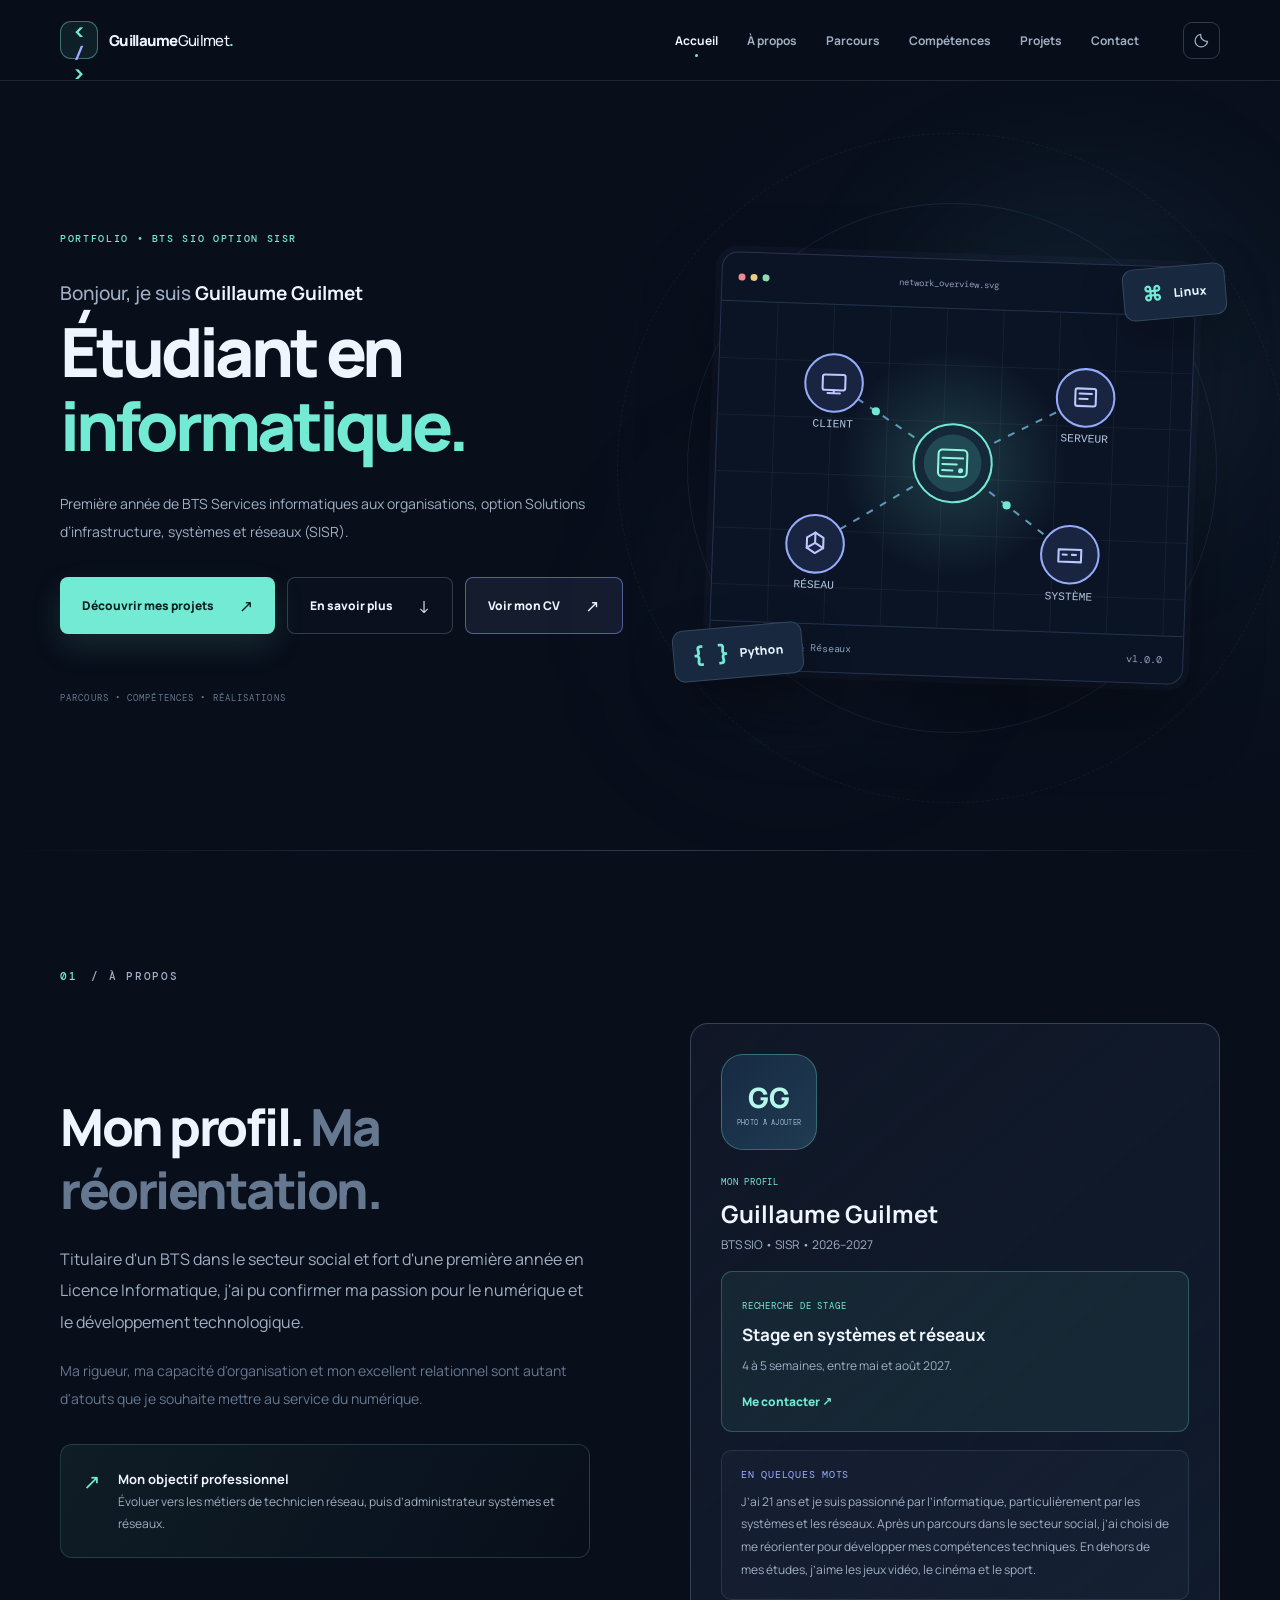
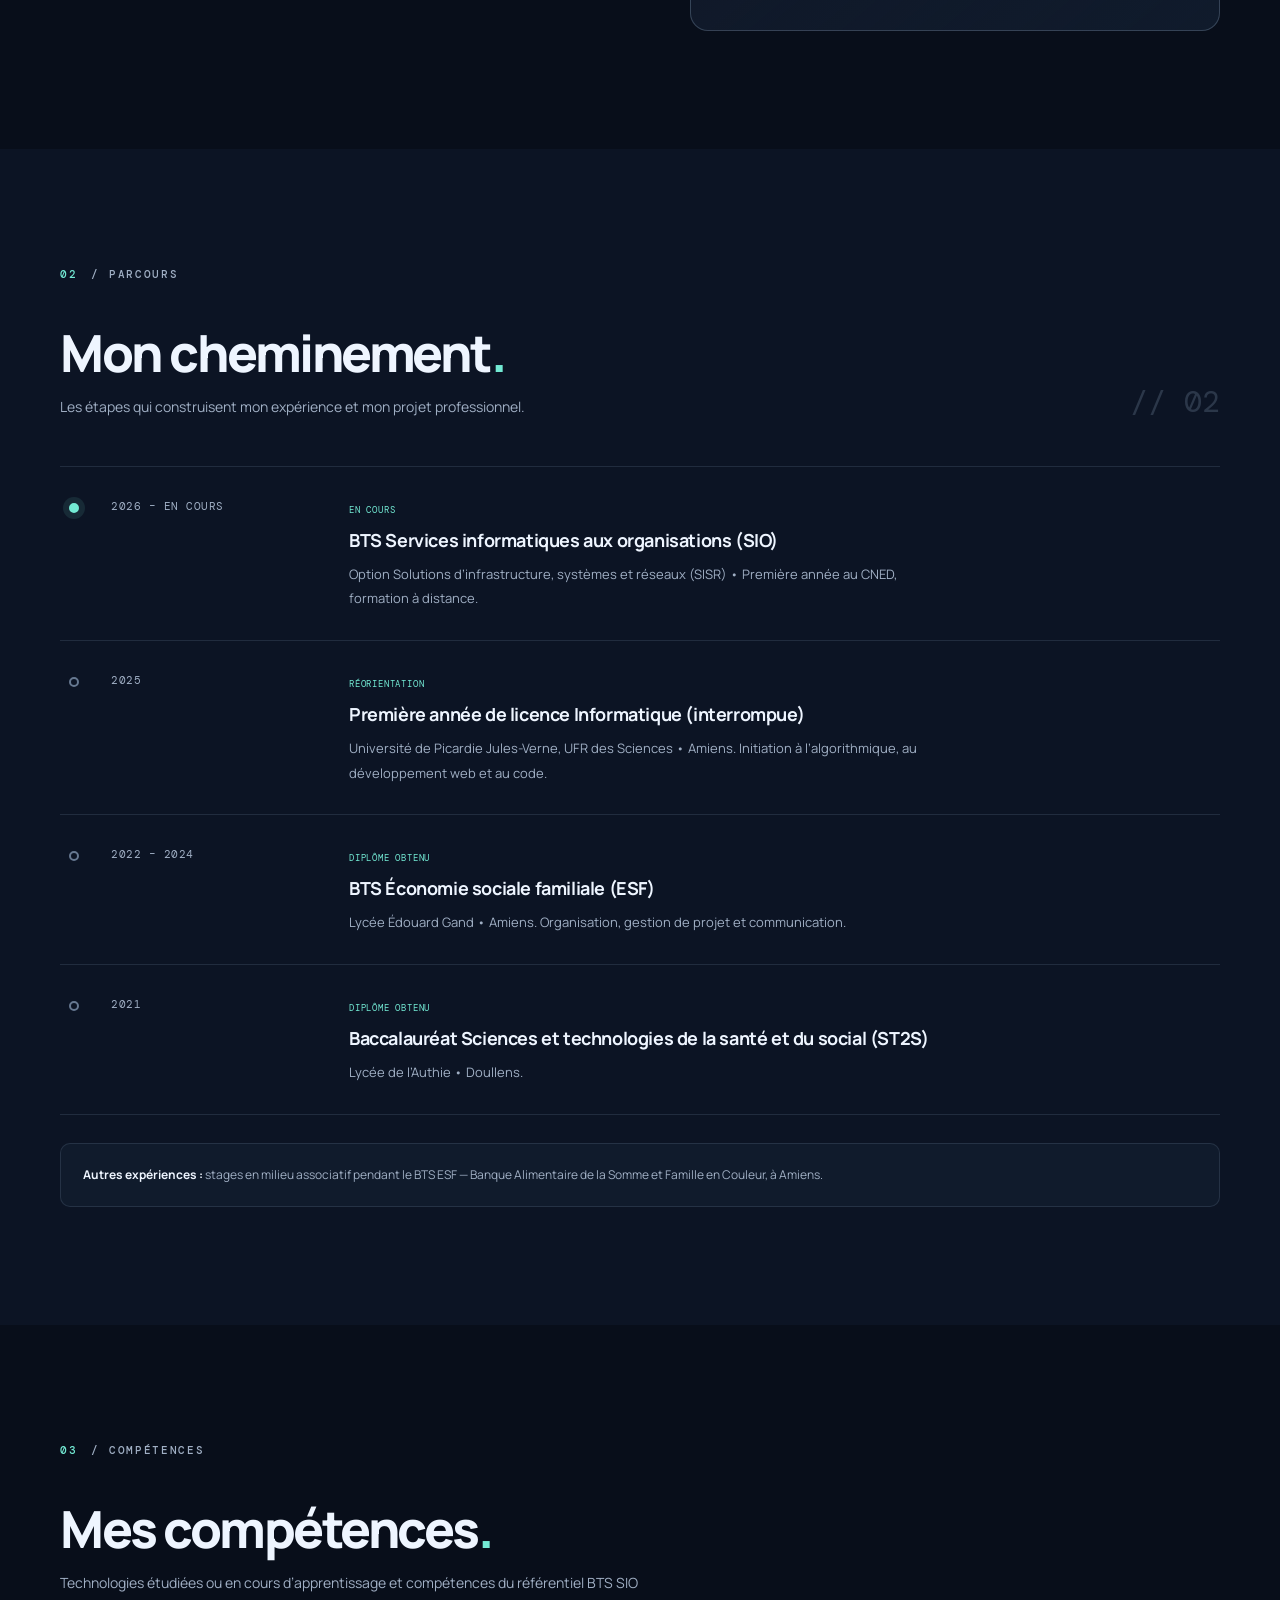
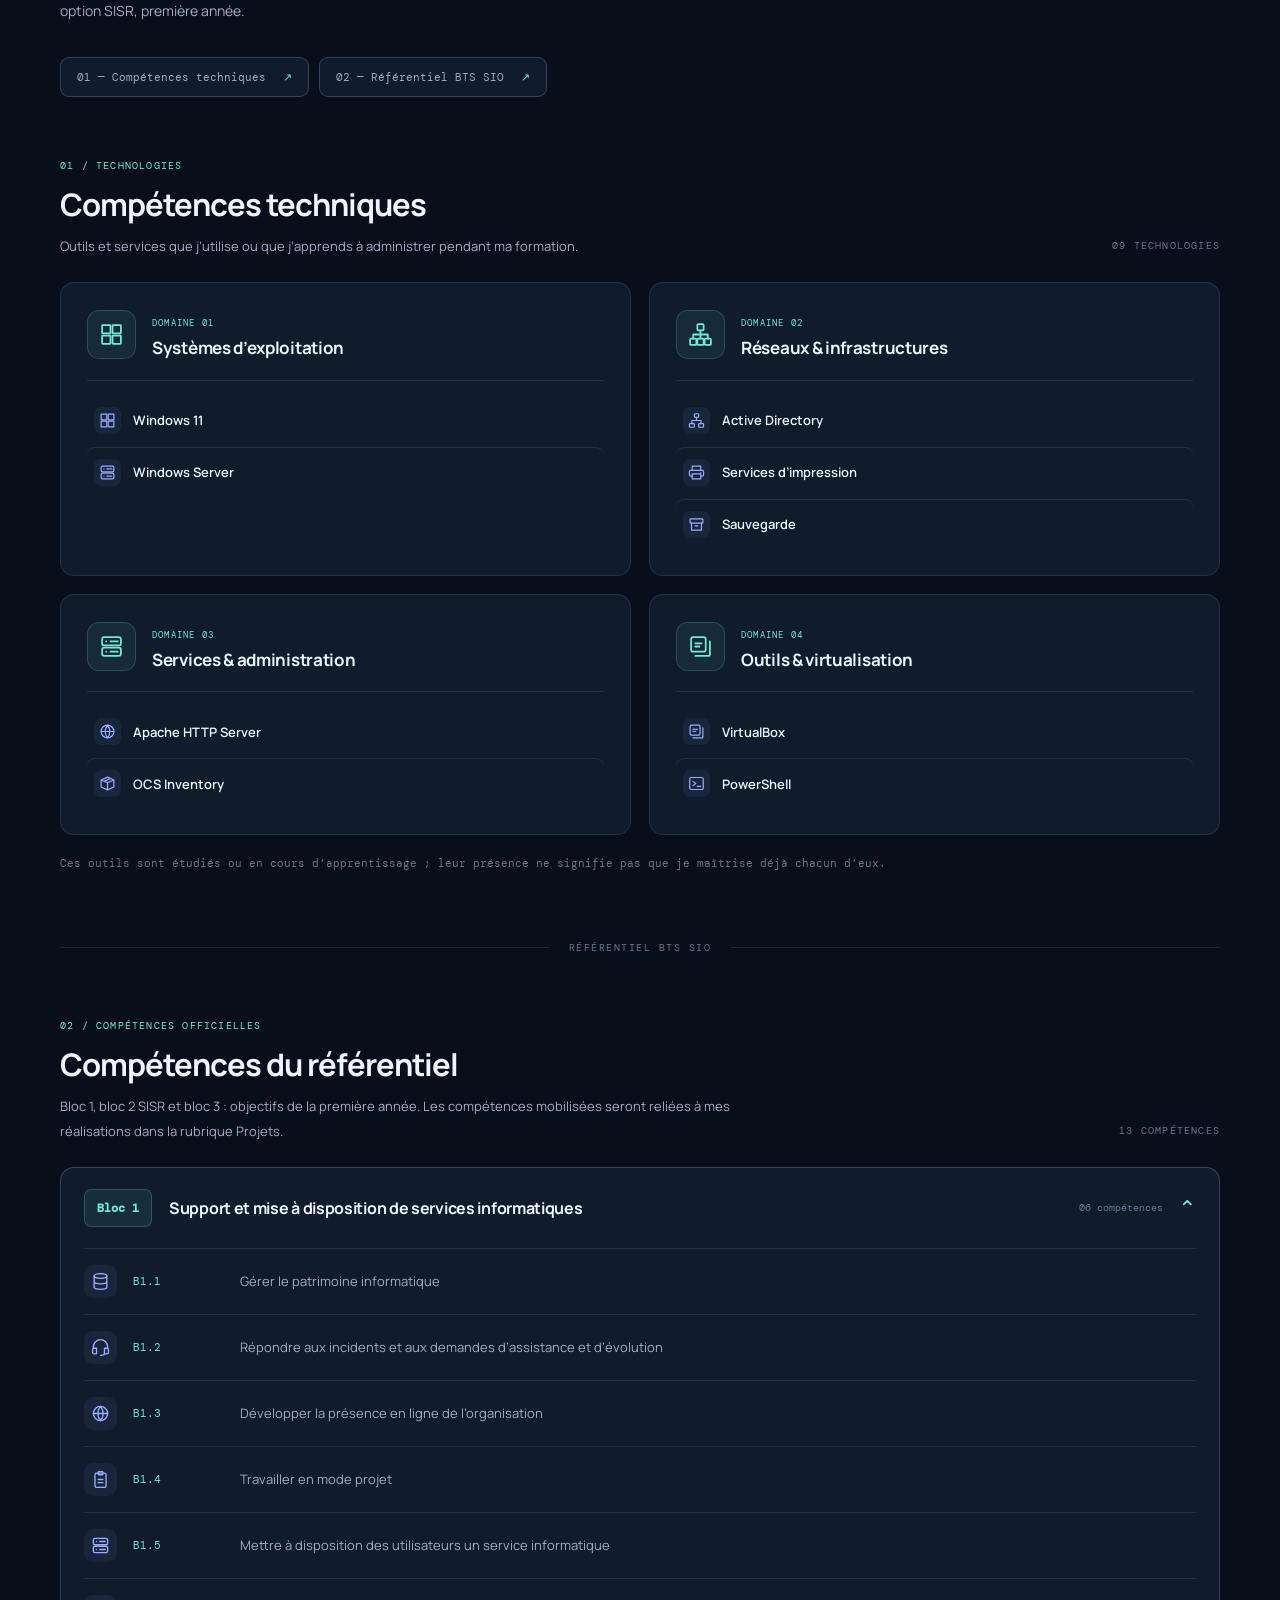
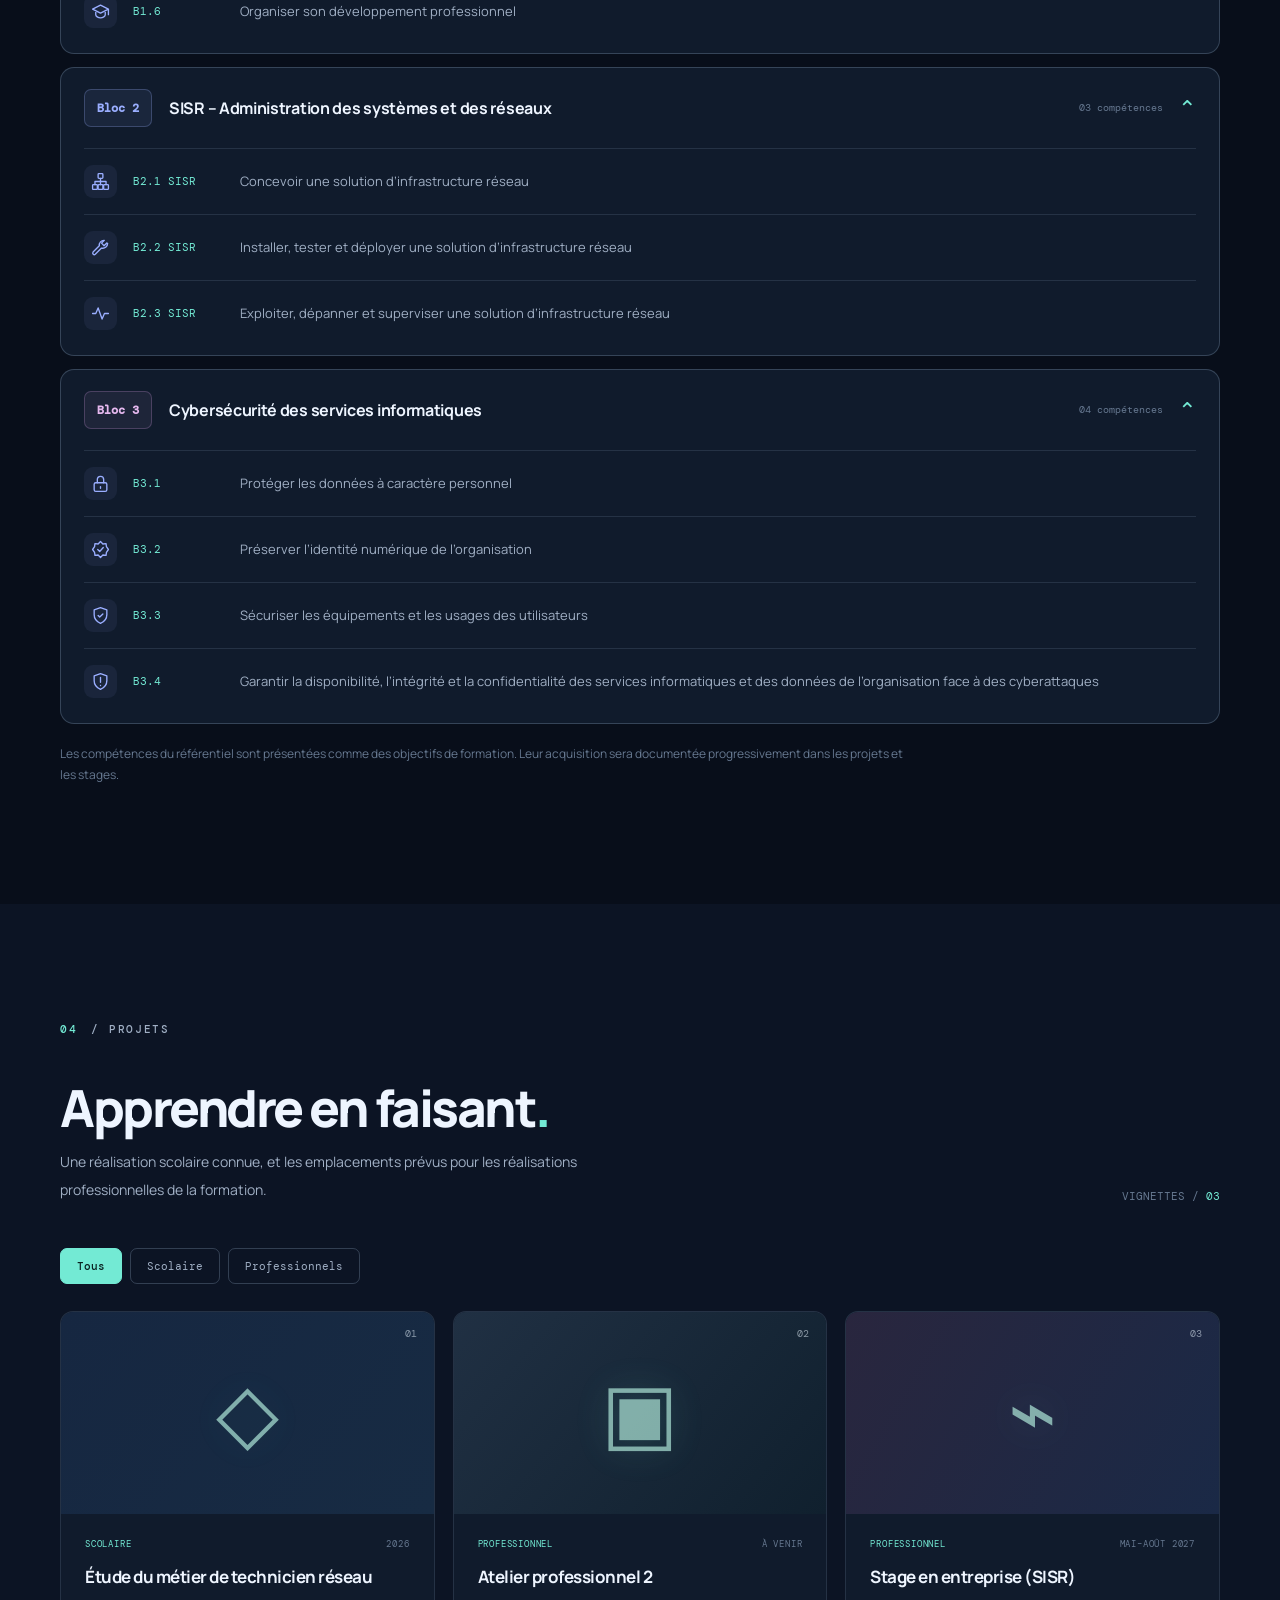
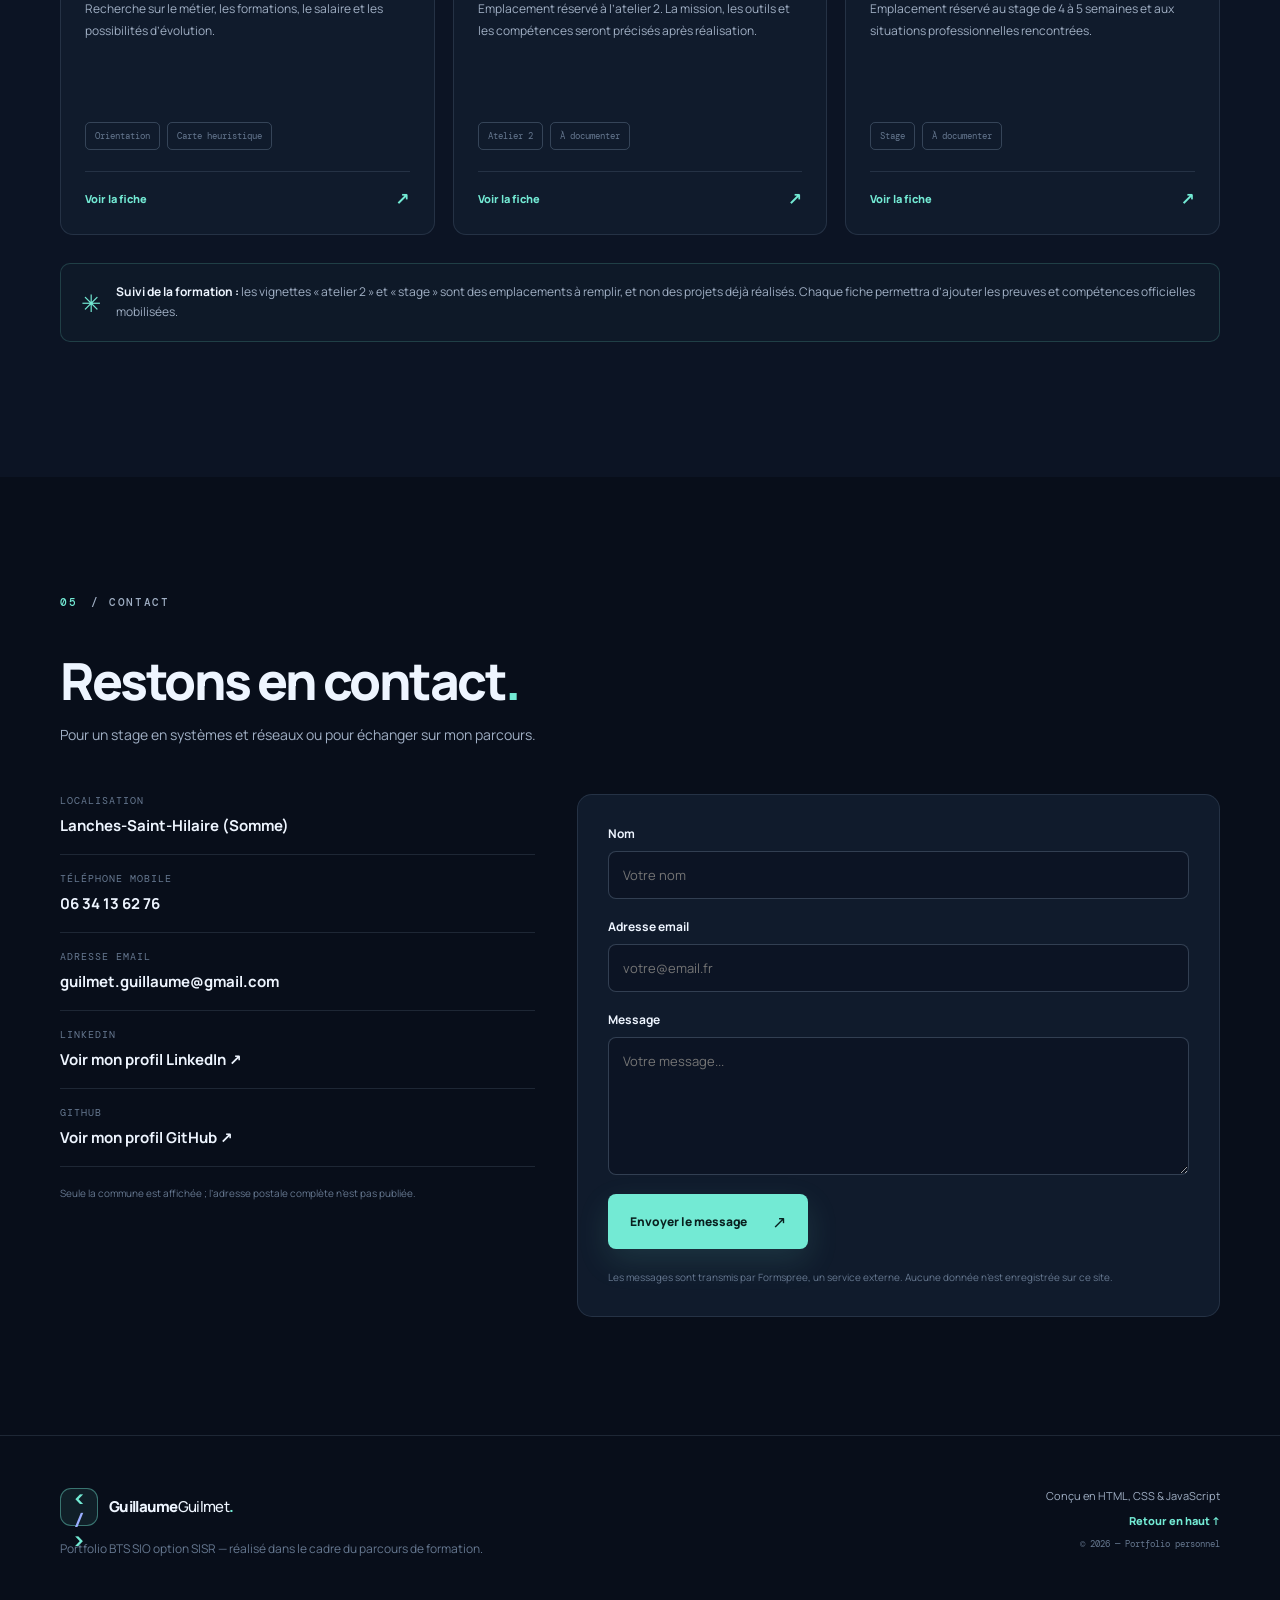
<file: index.html>
<!DOCTYPE html>

<html lang="fr">
<head>
<meta charset="utf-8"/>
<meta content="width=device-width, initial-scale=1" name="viewport"/>
<meta content="#0a1020" name="theme-color"/>
<meta content="Portfolio de Guillaume Guilmet, étudiant en première année de BTS SIO option SISR : parcours, compétences, projets et contact." name="description"/>
<title>Guillaume Guilmet | Portfolio BTS SIO SISR</title>
<link href="style.css" rel="stylesheet"/>
<script defer="" src="script.js"></script>
</head>
<body><svg aria-hidden="true" class="icon-sprite" focusable="false" xmlns="http://www.w3.org/2000/svg"><symbol fill="none" id="ico-windows" stroke="currentColor" stroke-linecap="round" stroke-linejoin="round" stroke-width="1.7" viewbox="0 0 24 24"><rect height="8" rx=".5" width="8" x="3" y="3"></rect><rect height="8" rx=".5" width="8" x="13" y="3"></rect><rect height="8" rx=".5" width="8" x="3" y="13"></rect><rect height="8" rx=".5" width="8" x="13" y="13"></rect></symbol>
<symbol fill="none" id="ico-server" stroke="currentColor" stroke-linecap="round" stroke-linejoin="round" stroke-width="1.7" viewbox="0 0 24 24"><rect height="8" rx="2" width="18" x="3" y="3"></rect><rect height="8" rx="2" width="18" x="3" y="13"></rect><path d="M7 7h.01M7 17h.01M11 7h7M11 17h7"></path></symbol>
<symbol fill="none" id="ico-directory" stroke="currentColor" stroke-linecap="round" stroke-linejoin="round" stroke-width="1.7" viewbox="0 0 24 24"><rect height="5" rx="1" width="6" x="9" y="2.5"></rect><rect height="5" rx="1" width="7" x="2" y="16.5"></rect><rect height="5" rx="1" width="7" x="15" y="16.5"></rect><path d="M12 7.5V12M5.5 16.5V12h13v4.5"></path></symbol>
<symbol fill="none" id="ico-printer" stroke="currentColor" stroke-linecap="round" stroke-linejoin="round" stroke-width="1.7" viewbox="0 0 24 24"><path d="M6 9V3h12v6M6 17H4a2 2 0 0 1-2-2v-4a2 2 0 0 1 2-2h16a2 2 0 0 1 2 2v4a2 2 0 0 1-2 2h-2"></path><path d="M6 14h12v7H6zM18 12h.01"></path></symbol>
<symbol fill="none" id="ico-archive" stroke="currentColor" stroke-linecap="round" stroke-linejoin="round" stroke-width="1.7" viewbox="0 0 24 24"><rect height="6" rx="1" width="18" x="3" y="4"></rect><path d="M5 10v10h14V10M10 14h4"></path></symbol>
<symbol fill="none" id="ico-globe" stroke="currentColor" stroke-linecap="round" stroke-linejoin="round" stroke-width="1.7" viewbox="0 0 24 24"><circle cx="12" cy="12" r="9"></circle><path d="M3 12h18M12 3a14 14 0 0 1 0 18M12 3a14 14 0 0 0 0 18"></path></symbol>
<symbol fill="none" id="ico-inventory" stroke="currentColor" stroke-linecap="round" stroke-linejoin="round" stroke-width="1.7" viewbox="0 0 24 24"><path d="M3 7l9-4 9 4-9 4-9-4ZM3 7v10l9 4 9-4V7M12 11v10M7 9l9-4"></path></symbol>
<symbol fill="none" id="ico-layers" stroke="currentColor" stroke-linecap="round" stroke-linejoin="round" stroke-width="1.7" viewbox="0 0 24 24"><rect height="14" rx="2" width="14" x="3" y="3"></rect><path d="M7 21h13a1 1 0 0 0 1-1V7"></path><path d="M7 9h6M7 12h4"></path></symbol>
<symbol fill="none" id="ico-terminal" stroke="currentColor" stroke-linecap="round" stroke-linejoin="round" stroke-width="1.7" viewbox="0 0 24 24"><rect height="17" rx="2" width="19" x="2.5" y="3.5"></rect><path d="m7 9 4 3-4 3M13 16h5"></path></symbol>
<symbol fill="none" id="ico-database" stroke="currentColor" stroke-linecap="round" stroke-linejoin="round" stroke-width="1.7" viewbox="0 0 24 24"><ellipse cx="12" cy="5" rx="8" ry="3"></ellipse><path d="M4 5v14c0 1.66 3.58 3 8 3s8-1.34 8-3V5M4 12c0 1.66 3.58 3 8 3s8-1.34 8-3"></path></symbol>
<symbol fill="none" id="ico-headset" stroke="currentColor" stroke-linecap="round" stroke-linejoin="round" stroke-width="1.7" viewbox="0 0 24 24"><path d="M3 13V11a9 9 0 0 1 18 0v2M5 13H4a2 2 0 0 0-2 2v3a2 2 0 0 0 2 2h3v-7H5ZM19 13h1a2 2 0 0 1 2 2v3a2 2 0 0 1-2 2h-3v-7h2Z"></path><path d="M17 20c0 2-2 2-5 2"></path></symbol>
<symbol fill="none" id="ico-clipboard" stroke="currentColor" stroke-linecap="round" stroke-linejoin="round" stroke-width="1.7" viewbox="0 0 24 24"><rect height="18" rx="2" width="14" x="5" y="4"></rect><rect height="4" rx="1" width="6" x="9" y="2"></rect><path d="M9 12h6M9 16h6"></path></symbol>
<symbol fill="none" id="ico-graduation" stroke="currentColor" stroke-linecap="round" stroke-linejoin="round" stroke-width="1.7" viewbox="0 0 24 24"><path d="m2 9 10-5 10 5-10 5-10-5ZM6 11v5c0 2 3 4 6 4s6-2 6-4v-5M22 9v7"></path></symbol>
<symbol fill="none" id="ico-network" stroke="currentColor" stroke-linecap="round" stroke-linejoin="round" stroke-width="1.7" viewbox="0 0 24 24"><rect height="6" rx="1" width="6" x="9" y="2"></rect><rect height="6" rx="1" width="6" x="2" y="16"></rect><rect height="6" rx="1" width="6" x="9" y="16"></rect><rect height="6" rx="1" width="6" x="16" y="16"></rect><path d="M12 8v4M5 16v-4h14v4M12 12v4"></path></symbol>
<symbol fill="none" id="ico-wrench" stroke="currentColor" stroke-linecap="round" stroke-linejoin="round" stroke-width="1.7" viewbox="0 0 24 24"><path d="M21 7a6 6 0 0 1-7.7 5.7l-7.9 7.9a2 2 0 0 1-2.8-2.8l7.9-7.9A6 6 0 0 1 16.8 3l-3.5 3.5 3.2 3.2L20 6.2"></path></symbol>
<symbol fill="none" id="ico-activity" stroke="currentColor" stroke-linecap="round" stroke-linejoin="round" stroke-width="1.7" viewbox="0 0 24 24"><path d="M2 12h4l3-7 5 14 3-7h5"></path></symbol>
<symbol fill="none" id="ico-lock" stroke="currentColor" stroke-linecap="round" stroke-linejoin="round" stroke-width="1.7" viewbox="0 0 24 24"><rect height="11" rx="2" width="16" x="4" y="11"></rect><path d="M8 11V7a4 4 0 0 1 8 0v4M12 16v2"></path></symbol>
<symbol fill="none" id="ico-badge" stroke="currentColor" stroke-linecap="round" stroke-linejoin="round" stroke-width="1.7" viewbox="0 0 24 24"><path d="M12 2 15 5l4-.5.5 4L22 12l-2.5 3.5-.5 4-4-.5L12 22l-3-3-4 .5-.5-4L2 12l2.5-3.5.5-4 4 .5L12 2Z"></path><path d="m8.5 12 2.5 2.5 4.5-5"></path></symbol>
<symbol fill="none" id="ico-shield" stroke="currentColor" stroke-linecap="round" stroke-linejoin="round" stroke-width="1.7" viewbox="0 0 24 24"><path d="M12 2 20 5v6c0 5.3-3 8.7-8 11-5-2.3-8-5.7-8-11V5l8-3Z"></path><path d="m9 12 2 2 4-4"></path></symbol>
<symbol fill="none" id="ico-shield-alert" stroke="currentColor" stroke-linecap="round" stroke-linejoin="round" stroke-width="1.7" viewbox="0 0 24 24"><path d="M12 2 20 5v6c0 5.3-3 8.7-8 11-5-2.3-8-5.7-8-11V5l8-3Z"></path><path d="M12 7v6M12 17h.01"></path></symbol></svg>
<a class="skip-link" href="#accueil">Aller au contenu</a>
<div aria-hidden="true" class="scroll-progress"></div>
<header class="site-header" id="haut">
<div class="nav-shell container">
<a aria-label="Retour à l'accueil" class="brand" href="#accueil">
<span class="brand-mark">&lt;<span>/</span>&gt;</span>
<span class="brand-label">Guillaume<span>Guilmet</span><span class="brand-dot">.</span></span>
</a>
<nav aria-label="Navigation principale" class="site-nav" id="navigation">
<a class="nav-link active" href="#accueil">Accueil</a>
<a class="nav-link" href="#apropos">À propos</a>
<a class="nav-link" href="#parcours">Parcours</a>
<a class="nav-link" href="#competences">Compétences</a>
<a class="nav-link" href="#projets">Projets</a>
<a class="nav-link" href="#contact">Contact</a></nav>
<div class="nav-actions">
<button aria-label="Passer en thème clair" class="theme-toggle" title="Changer le thème" type="button">
<svg aria-hidden="true" class="icon-moon" fill="none" stroke="currentColor" stroke-linecap="round" stroke-linejoin="round" stroke-width="1.8" viewbox="0 0 24 24"><path d="M20.5 13.2A8.8 8.8 0 0 1 10.8 3.5 8.8 8.8 0 1 0 20.5 13.2Z"></path></svg>
<svg aria-hidden="true" class="icon-sun" fill="none" stroke="currentColor" stroke-linecap="round" stroke-width="1.8" viewbox="0 0 24 24"><circle cx="12" cy="12" r="4"></circle><path d="M12 2v2m0 16v2M4.93 4.93l1.42 1.42m11.3 11.3 1.42 1.42M2 12h2m16 0h2M4.93 19.07l1.42-1.42M17.65 6.35l1.42-1.42"></path></svg>
</button>
<button aria-controls="navigation" aria-expanded="false" aria-label="Ouvrir le menu" class="menu-toggle" type="button">
<span></span><span></span><span></span>
</button>
</div>
</div>
</header>
<main>
<!-- 1. ACCUEIL : personnalise les textes ci-dessous -->
<section aria-labelledby="hero-title" class="hero section" id="accueil">
<div class="hero-grid container">
<div class="hero-content">
<div class="eyebrow">PORTFOLIO • BTS SIO OPTION SISR</div>
<p class="hero-intro">Bonjour, je suis <strong>Guillaume Guilmet</strong></p>
<h1 id="hero-title">Étudiant en<br/><span>informatique.</span></h1>
<p class="hero-description">Première année de BTS Services informatiques aux organisations, option Solutions d’infrastructure, systèmes et réseaux (SISR).</p>
<div class="hero-actions">
<a class="btn btn-primary" href="#projets">Découvrir mes projets <span aria-hidden="true">↗</span></a>
<a class="btn btn-secondary" href="#apropos">En savoir plus <span aria-hidden="true">↓</span></a>
<a aria-label="Voir mon CV au format PDF dans un nouvel onglet" class="btn btn-cv" href="documents/CV_Guillaume_Guilmet.pdf" rel="noopener noreferrer" target="_blank">Voir mon CV <span aria-hidden="true">↗</span></a></div>
<div class="hero-bottom-note">PARCOURS • COMPÉTENCES • RÉALISATIONS</div>
</div>
<div aria-label="Illustration abstraite de l'informatique et des réseaux" class="hero-visual">
<div class="orbit orbit-one"></div><div class="orbit orbit-two"></div>
<div class="ambient ambient-a"></div><div class="ambient ambient-b"></div>
<div class="diagram-card">
<div class="diagram-topline"><span><i></i><i></i><i></i></span><span class="diagram-label">network_overview.svg</span><span class="diagram-signal">● EN LIGNE</span></div>
<svg aria-label="Schéma stylisé de plusieurs équipements connectés" class="network-diagram" role="img" viewbox="0 0 460 310">
<defs>
<lineargradient id="line-gradient" x1="0" x2="1" y1="0" y2="1"><stop offset="0" stop-color="#8a9fff"></stop><stop offset="1" stop-color="#64dfcb"></stop></lineargradient>
<radialgradient id="center-gradient"><stop offset="0" stop-color="#72e8d2" stop-opacity=".2"></stop><stop offset="1" stop-color="#72e8d2" stop-opacity="0"></stop></radialgradient>
</defs>
<g class="diagram-grid" opacity=".15" stroke="currentColor" stroke-width=".65"><path d="M0 55H460M0 110H460M0 165H460M0 220H460M0 275H460"></path><path d="M55 0V310M110 0V310M165 0V310M220 0V310M275 0V310M330 0V310M385 0V310M440 0V310"></path></g>
<circle cx="230" cy="150" fill="url(#center-gradient)" r="110"></circle>
<g fill="none" opacity=".75" stroke="url(#line-gradient)" stroke-dasharray="7 8" stroke-width="2"><path d="M230 150L112 76"></path><path d="M230 150L357 82"></path><path d="M230 150L99 233"></path><path d="M230 150L347 235"></path></g>
<g class="node node-center"><circle cx="230" cy="150" fill="#14283a" r="38" stroke="#72e8d2" stroke-width="2"></circle><circle cx="230" cy="150" fill="#214953" r="28"></circle><rect fill="none" height="26" rx="4" stroke="#8df4dd" stroke-width="2" width="28" x="216" y="137"></rect><path d="M220 145H240M220 151H234M220 157H230" stroke="#8df4dd" stroke-linecap="round" stroke-width="2"></path><circle cx="238" cy="157" fill="#8df4dd" r="2.5"></circle></g>
<g fill="#182440" stroke="#96aafa" stroke-width="2"><circle cx="112" cy="76" r="28"></circle><circle cx="357" cy="82" r="28"></circle><circle cx="99" cy="233" r="28"></circle><circle cx="347" cy="235" r="28"></circle></g>
<g fill="none" stroke="#bcc8ff" stroke-linecap="round" stroke-linejoin="round" stroke-width="2"><rect height="15" rx="2" width="22" x="101" y="68"></rect><path d="M106 86h12M112 83v3"></path><rect height="17" rx="2" width="20" x="347" y="73"></rect><path d="M351 78h12M351 83h8"></path><path d="m91 227 8-5 8 5v10l-8 5-8-5z"></path><path d="m99 222 0 10 8 5M99 232l-8 5"></path><path d="M336 230h22v12h-22zM340 235h4m5 0h4"></path></g>
<g fill="#b2c3dd" font-family="monospace" font-size="11" text-anchor="middle"><text x="112" y="119">CLIENT</text><text x="357" y="125">SERVEUR</text><text x="99" y="276">RÉSEAU</text><text x="347" y="279">SYSTÈME</text></g>
<g fill="#72e8d2"><circle class="packet packet-one" r="4"><animatemotion dur="3.5s" path="M230 150L112 76" repeatcount="indefinite"></animatemotion></circle><circle class="packet packet-two" r="4"><animatemotion dur="4.2s" path="M347 235L230 150" repeatcount="indefinite"></animatemotion></circle></g>
</svg>
<div class="diagram-footer"><span><b class="status-dot"></b> Systèmes &amp; Réseaux</span><span>v1.0.0</span></div>
</div>
<div class="floating-pill pill-top"><span class="pill-icon">⌘</span> Linux</div>
<div class="floating-pill pill-bottom"><span class="pill-icon">{ }</span> Python</div>
<div class="photo-placeholder" title="Ajoutez ici votre vraie photo de profil (facultatif avant publication)">GG<small>PHOTO À AJOUTER</small></div></div>
</div>
<div aria-hidden="true" class="hero-bottom-glow"></div>
</section>
<!-- 2. À PROPOS -->
<section aria-labelledby="about-title" class="section section-about" id="apropos">
<div class="container">
<div class="section-kicker"><span>01</span> / À PROPOS</div>
<div class="about-grid">
<div class="reveal">
<h2 class="section-title" id="about-title">Mon profil. <span class="muted-title">Ma réorientation.</span></h2>
<p class="section-lead">Titulaire d'un BTS dans le secteur social et fort d'une première année en Licence Informatique, j'ai pu confirmer ma passion pour le numérique et le développement technologique.</p>
<p class="section-text">Ma rigueur, ma capacité d'organisation et mon excellent relationnel sont autant d'atouts que je souhaite mettre au service du numérique.</p>
<div class="about-callout"><span class="callout-icon">↗</span><p><strong>Mon objectif professionnel</strong><br/>Évoluer vers les métiers de technicien réseau, puis d’administrateur systèmes et réseaux.</p></div>
</div>
<div class="profile-aside reveal">
<div aria-label="Emplacement réservé à une photo de profil" class="profile-avatar"><span>GG</span><small>PHOTO À AJOUTER</small></div>
<div class="profile-identity"><span class="mini-tag">MON PROFIL</span><h3>Guillaume Guilmet</h3><p>BTS SIO • SISR • 2026–2027</p></div>
<div class="internship-notice"><span class="mini-tag">RECHERCHE DE STAGE</span><h3>Stage en systèmes et réseaux</h3><p>4 à 5 semaines, entre mai et août 2027.</p><a href="#contact">Me contacter ↗</a></div>
<div class="personal-introduction">
<span class="mini-tag">EN QUELQUES MOTS</span>
<p>J’ai 21 ans et je suis passionné par l’informatique, particulièrement par les systèmes et les réseaux. Après un parcours dans le secteur social, j’ai choisi de me réorienter pour développer mes compétences techniques. En dehors de mes études, j’aime les jeux vidéo, le cinéma et le sport.</p>
</div>
</div></div>
</div>
</section>
<!-- 3. PARCOURS : remplace les blocs par ton vrai parcours -->
<section aria-labelledby="parcours-title" class="section section-parcours" id="parcours">
<div class="container">
<div class="section-kicker"><span>02</span> / PARCOURS</div>
<div class="section-heading-row reveal"><div><h2 class="section-title" id="parcours-title">Mon cheminement<span class="accent-period">.</span></h2><p class="section-lead compact">Les étapes qui construisent mon expérience et mon projet professionnel.</p></div><span class="heading-decoration">// 02</span></div>
<div class="timeline">
<article class="timeline-item reveal"><div class="timeline-rail"><span class="timeline-point current"></span></div><div class="timeline-date">2026 – EN COURS</div><div class="timeline-content"><span class="mini-tag">EN COURS</span><h3>BTS Services informatiques aux organisations (SIO)</h3><p>Option Solutions d’infrastructure, systèmes et réseaux (SISR) • Première année au CNED, formation à distance.</p></div></article><article class="timeline-item reveal"><div class="timeline-rail"><span class="timeline-point"></span></div><div class="timeline-date">2025</div><div class="timeline-content"><span class="mini-tag">RÉORIENTATION</span><h3>Première année de licence Informatique (interrompue)</h3><p>Université de Picardie Jules-Verne, UFR des Sciences • Amiens. Initiation à l’algorithmique, au développement web et au code.</p></div></article><article class="timeline-item reveal"><div class="timeline-rail"><span class="timeline-point"></span></div><div class="timeline-date">2022 – 2024</div><div class="timeline-content"><span class="mini-tag">DIPLÔME OBTENU</span><h3>BTS Économie sociale familiale (ESF)</h3><p>Lycée Édouard Gand • Amiens. Organisation, gestion de projet et communication.</p></div></article><article class="timeline-item reveal"><div class="timeline-rail"><span class="timeline-point"></span></div><div class="timeline-date">2021</div><div class="timeline-content"><span class="mini-tag">DIPLÔME OBTENU</span><h3>Baccalauréat Sciences et technologies de la santé et du social (ST2S)</h3><p>Lycée de l’Authie • Doullens.</p></div></article></div>
<div class="experience-note reveal"><strong>Autres expériences :</strong> stages en milieu associatif pendant le BTS ESF — Banque Alimentaire de la Somme et Famille en Couleur, à Amiens.</div></div>
</section>
<!-- 4. COMPÉTENCES : notions données à titre d'exemple, à ajuster -->
<section aria-labelledby="skills-title" class="section section-competences" id="competences">
<div class="container">
<div class="section-kicker"><span>03</span> / COMPÉTENCES</div>
<div class="section-heading-row reveal"><div><h2 class="section-title" id="skills-title">Mes compétences<span class="accent-period">.</span></h2>
<p class="section-lead compact">Technologies étudiées ou en cours d’apprentissage et compétences du référentiel BTS SIO option SISR, première année.</p></div></div>
<nav aria-label="Sections des compétences" class="skills-local-nav reveal"><a href="#competences-techniques">01 — Compétences techniques <span>↗</span></a><a href="#competences-referentiel">02 — Référentiel BTS SIO <span>↗</span></a></nav>
<div class="skills-subheading reveal" id="competences-techniques"><div><span class="skills-subindex">01 / TECHNOLOGIES</span><h3>Compétences techniques</h3><p>Outils et services que j’utilise ou que j’apprends à administrer pendant ma formation.</p></div><span class="skills-count">09 TECHNOLOGIES</span></div>
<div class="skills-tech-grid"><article class="skill-tech-card reveal">
<header class="skill-tech-header"><span class="skill-tech-main-icon"><svg aria-hidden="true" class="tech-header-svg" focusable="false" viewbox="0 0 24 24"><use href="#ico-windows"></use></svg></span><div><span class="tech-card-index">DOMAINE 01</span><h4>Systèmes d’exploitation</h4></div></header>
<ul class="tech-items"><li><svg aria-hidden="true" class="tech-list-svg" focusable="false" viewbox="0 0 24 24"><use href="#ico-windows"></use></svg><span>Windows 11</span></li><li><svg aria-hidden="true" class="tech-list-svg" focusable="false" viewbox="0 0 24 24"><use href="#ico-server"></use></svg><span>Windows Server</span></li></ul>
</article>
<article class="skill-tech-card reveal">
<header class="skill-tech-header"><span class="skill-tech-main-icon"><svg aria-hidden="true" class="tech-header-svg" focusable="false" viewbox="0 0 24 24"><use href="#ico-network"></use></svg></span><div><span class="tech-card-index">DOMAINE 02</span><h4>Réseaux &amp; infrastructures</h4></div></header>
<ul class="tech-items"><li><svg aria-hidden="true" class="tech-list-svg" focusable="false" viewbox="0 0 24 24"><use href="#ico-directory"></use></svg><span>Active Directory</span></li><li><svg aria-hidden="true" class="tech-list-svg" focusable="false" viewbox="0 0 24 24"><use href="#ico-printer"></use></svg><span>Services d’impression</span></li><li><svg aria-hidden="true" class="tech-list-svg" focusable="false" viewbox="0 0 24 24"><use href="#ico-archive"></use></svg><span>Sauvegarde</span></li></ul>
</article>
<article class="skill-tech-card reveal">
<header class="skill-tech-header"><span class="skill-tech-main-icon"><svg aria-hidden="true" class="tech-header-svg" focusable="false" viewbox="0 0 24 24"><use href="#ico-server"></use></svg></span><div><span class="tech-card-index">DOMAINE 03</span><h4>Services &amp; administration</h4></div></header>
<ul class="tech-items"><li><svg aria-hidden="true" class="tech-list-svg" focusable="false" viewbox="0 0 24 24"><use href="#ico-globe"></use></svg><span>Apache HTTP Server</span></li><li><svg aria-hidden="true" class="tech-list-svg" focusable="false" viewbox="0 0 24 24"><use href="#ico-inventory"></use></svg><span>OCS Inventory</span></li></ul>
</article>
<article class="skill-tech-card reveal">
<header class="skill-tech-header"><span class="skill-tech-main-icon"><svg aria-hidden="true" class="tech-header-svg" focusable="false" viewbox="0 0 24 24"><use href="#ico-layers"></use></svg></span><div><span class="tech-card-index">DOMAINE 04</span><h4>Outils &amp; virtualisation</h4></div></header>
<ul class="tech-items"><li><svg aria-hidden="true" class="tech-list-svg" focusable="false" viewbox="0 0 24 24"><use href="#ico-layers"></use></svg><span>VirtualBox</span></li><li><svg aria-hidden="true" class="tech-list-svg" focusable="false" viewbox="0 0 24 24"><use href="#ico-terminal"></use></svg><span>PowerShell</span></li></ul>
</article></div>
<p class="skill-disclaimer">Ces outils sont étudiés ou en cours d’apprentissage ; leur présence ne signifie pas que je maîtrise déjà chacun d’eux.</p>
<div aria-hidden="true" class="skills-section-divider"><span></span><span>RÉFÉRENTIEL BTS SIO</span><span></span></div>
<div class="skills-subheading reveal" id="competences-referentiel"><div><span class="skills-subindex">02 / COMPÉTENCES OFFICIELLES</span><h3>Compétences du référentiel</h3><p>Bloc 1, bloc 2 SISR et bloc 3 : objectifs de la première année. Les compétences mobilisées seront reliées à mes réalisations dans la rubrique Projets.</p></div><span class="skills-count">13 COMPÉTENCES</span></div>
<div class="ref-blocks"><details class="ref-block reveal" open="">
<summary class="ref-summary"><span class="ref-title-zone"><span class="ref-badge b1">Bloc 1</span><span class="ref-title-text">Support et mise à disposition de services informatiques</span></span><span class="ref-count">06 compétences</span><span aria-hidden="true" class="ref-chevron">⌄</span></summary>
<ul class="ref-competence-list"><li class="ref-competence"><svg aria-hidden="true" class="competence-icon" focusable="false" viewbox="0 0 24 24"><use href="#ico-database"></use></svg><span class="ref-code">B1.1</span><span class="ref-desc">Gérer le patrimoine informatique</span></li><li class="ref-competence"><svg aria-hidden="true" class="competence-icon" focusable="false" viewbox="0 0 24 24"><use href="#ico-headset"></use></svg><span class="ref-code">B1.2</span><span class="ref-desc">Répondre aux incidents et aux demandes d’assistance et d’évolution</span></li><li class="ref-competence"><svg aria-hidden="true" class="competence-icon" focusable="false" viewbox="0 0 24 24"><use href="#ico-globe"></use></svg><span class="ref-code">B1.3</span><span class="ref-desc">Développer la présence en ligne de l’organisation</span></li><li class="ref-competence"><svg aria-hidden="true" class="competence-icon" focusable="false" viewbox="0 0 24 24"><use href="#ico-clipboard"></use></svg><span class="ref-code">B1.4</span><span class="ref-desc">Travailler en mode projet</span></li><li class="ref-competence"><svg aria-hidden="true" class="competence-icon" focusable="false" viewbox="0 0 24 24"><use href="#ico-server"></use></svg><span class="ref-code">B1.5</span><span class="ref-desc">Mettre à disposition des utilisateurs un service informatique</span></li><li class="ref-competence"><svg aria-hidden="true" class="competence-icon" focusable="false" viewbox="0 0 24 24"><use href="#ico-graduation"></use></svg><span class="ref-code">B1.6</span><span class="ref-desc">Organiser son développement professionnel</span></li></ul>
</details>
<details class="ref-block reveal" open="">
<summary class="ref-summary"><span class="ref-title-zone"><span class="ref-badge b2">Bloc 2</span><span class="ref-title-text">SISR – Administration des systèmes et des réseaux</span></span><span class="ref-count">03 compétences</span><span aria-hidden="true" class="ref-chevron">⌄</span></summary>
<ul class="ref-competence-list"><li class="ref-competence"><svg aria-hidden="true" class="competence-icon" focusable="false" viewbox="0 0 24 24"><use href="#ico-network"></use></svg><span class="ref-code">B2.1 SISR</span><span class="ref-desc">Concevoir une solution d’infrastructure réseau</span></li><li class="ref-competence"><svg aria-hidden="true" class="competence-icon" focusable="false" viewbox="0 0 24 24"><use href="#ico-wrench"></use></svg><span class="ref-code">B2.2 SISR</span><span class="ref-desc">Installer, tester et déployer une solution d’infrastructure réseau</span></li><li class="ref-competence"><svg aria-hidden="true" class="competence-icon" focusable="false" viewbox="0 0 24 24"><use href="#ico-activity"></use></svg><span class="ref-code">B2.3 SISR</span><span class="ref-desc">Exploiter, dépanner et superviser une solution d’infrastructure réseau</span></li></ul>
</details>
<details class="ref-block reveal" open="">
<summary class="ref-summary"><span class="ref-title-zone"><span class="ref-badge b3">Bloc 3</span><span class="ref-title-text">Cybersécurité des services informatiques</span></span><span class="ref-count">04 compétences</span><span aria-hidden="true" class="ref-chevron">⌄</span></summary>
<ul class="ref-competence-list"><li class="ref-competence"><svg aria-hidden="true" class="competence-icon" focusable="false" viewbox="0 0 24 24"><use href="#ico-lock"></use></svg><span class="ref-code">B3.1</span><span class="ref-desc">Protéger les données à caractère personnel</span></li><li class="ref-competence"><svg aria-hidden="true" class="competence-icon" focusable="false" viewbox="0 0 24 24"><use href="#ico-badge"></use></svg><span class="ref-code">B3.2</span><span class="ref-desc">Préserver l’identité numérique de l’organisation</span></li><li class="ref-competence"><svg aria-hidden="true" class="competence-icon" focusable="false" viewbox="0 0 24 24"><use href="#ico-shield"></use></svg><span class="ref-code">B3.3</span><span class="ref-desc">Sécuriser les équipements et les usages des utilisateurs</span></li><li class="ref-competence"><svg aria-hidden="true" class="competence-icon" focusable="false" viewbox="0 0 24 24"><use href="#ico-shield-alert"></use></svg><span class="ref-code">B3.4</span><span class="ref-desc">Garantir la disponibilité, l’intégrité et la confidentialité des services informatiques et des données de l’organisation face à des cyberattaques</span></li></ul>
</details></div>
<p class="ref-footnote">Les compétences du référentiel sont présentées comme des objectifs de formation. Leur acquisition sera documentée progressivement dans les projets et les stages.</p>
</div>
</section>
<!-- 5. PROJETS : fiches EXEMPLES, à remplacer par tes vrais projets -->
<section aria-labelledby="projects-title" class="section section-projets" id="projets">
<div class="container">
<div class="section-kicker"><span>04</span> / PROJETS</div>
<div class="section-heading-row reveal"><div><h2 class="section-title" id="projects-title">Apprendre en faisant<span class="accent-period">.</span></h2><p class="section-lead compact">Une réalisation scolaire connue, et les emplacements prévus pour les réalisations professionnelles de la formation.</p></div><div class="project-count">VIGNETTES / <span id="visible-projects">03</span></div></div>
<div aria-label="Filtrer les projets" class="filter-row" role="group"><button aria-pressed="true" class="filter active" data-filter="tous" type="button">Tous</button><button aria-pressed="false" class="filter" data-filter="scolaire" type="button">Scolaire</button><button aria-pressed="false" class="filter" data-filter="professionnel" type="button">Professionnels</button></div>
<div class="project-grid" id="project-grid"><article class="project-card reveal" data-category="scolaire"><a aria-label="Ouvrir la fiche du projet 01" class="project-link" href="projets/fiche-metier.html"><div class="project-art project-art-network"><div aria-hidden="true" class="project-symbol">◇</div><span class="art-number">01</span></div><div class="project-content"><div class="project-meta"><span>SCOLAIRE</span><span>2026</span></div><h3>Étude du métier de technicien réseau</h3><p>Recherche sur le métier, les formations, le salaire et les possibilités d’évolution.</p><div class="project-tags"><span>Orientation</span><span>Carte heuristique</span></div><span class="project-cta">Voir la fiche <span aria-hidden="true">↗</span></span></div></a></article><article class="project-card reveal" data-category="professionnel"><a aria-label="Ouvrir la fiche du projet 02" class="project-link" href="projets/atelier-2.html"><div class="project-art project-art-linux"><div aria-hidden="true" class="project-symbol">▣</div><span class="art-number">02</span></div><div class="project-content"><div class="project-meta"><span>PROFESSIONNEL</span><span>À VENIR</span></div><h3>Atelier professionnel 2</h3><p>Emplacement réservé à l’atelier 2. La mission, les outils et les compétences seront précisés après réalisation.</p><div class="project-tags"><span>Atelier 2</span><span>À documenter</span></div><span class="project-cta">Voir la fiche <span aria-hidden="true">↗</span></span></div></a></article><article class="project-card reveal" data-category="professionnel"><a aria-label="Ouvrir la fiche du projet 03" class="project-link" href="projets/stage.html"><div class="project-art project-art-code"><div aria-hidden="true" class="project-symbol">⌁</div><span class="art-number">03</span></div><div class="project-content"><div class="project-meta"><span>PROFESSIONNEL</span><span>MAI–AOÛT 2027</span></div><h3>Stage en entreprise (SISR)</h3><p>Emplacement réservé au stage de 4 à 5 semaines et aux situations professionnelles rencontrées.</p><div class="project-tags"><span>Stage</span><span>À documenter</span></div><span class="project-cta">Voir la fiche <span aria-hidden="true">↗</span></span></div></a></article></div>
<div class="project-note"><span>✳</span> <p><strong>Suivi de la formation : </strong>les vignettes « atelier 2 » et « stage » sont des emplacements à remplir, et non des projets déjà réalisés. Chaque fiche permettra d’ajouter les preuves et compétences officielles mobilisées.</p></div>
</div>
</section>
<section aria-labelledby="contact-title" class="section section-contact" id="contact"><div class="container"><div class="section-kicker"><span>05</span> / CONTACT</div><div class="section-heading-row reveal"><div><h2 class="section-title" id="contact-title">Restons en contact<span class="accent-period">.</span></h2><p class="section-lead compact">Pour un stage en systèmes et réseaux ou pour échanger sur mon parcours.</p></div></div><div class="contact-grid"><div class="contact-info reveal"><div class="contact-detail"><span>LOCALISATION</span><strong>Lanches-Saint-Hilaire (Somme)</strong></div><div class="contact-detail"><span>TÉLÉPHONE MOBILE</span><a href="tel:+33634136276">06 34 13 62 76</a></div><div class="contact-detail"><span>ADRESSE EMAIL</span><a href="mailto:guilmet.guillaume@gmail.com">guilmet.guillaume@gmail.com</a></div><div class="contact-detail"><span>LINKEDIN</span><a href="https://www.linkedin.com/in/guillaume-guilmet-473970247/" target="_blank" rel="noopener noreferrer" aria-label="Voir mon profil LinkedIn (nouvel onglet)">Voir mon profil LinkedIn <span aria-hidden="true">↗</span></a></div><div class="contact-detail"><span>GITHUB</span><a href="https://github.com/GuillaumeGuilmet" target="_blank" rel="noopener noreferrer" aria-label="Voir mon profil GitHub (nouvel onglet)">Voir mon profil GitHub <span aria-hidden="true">↗</span></a></div><p class="contact-safety">Seule la commune est affichée ; l’adresse postale complète n’est pas publiée.</p></div><form action="https://formspree.io/f/meaeyevp" aria-label="Formulaire de contact" class="contact-form reveal" method="POST"><input name="subject" type="hidden" value="Message depuis mon portfolio BTS SIO"/><input aria-hidden="true" autocomplete="off" class="honeypot" name="_gotcha" tabindex="-1" type="text"/><div class="form-row"><label for="contact-name">Nom</label><input id="contact-name" maxlength="100" minlength="2" name="name" placeholder="Votre nom" required="" type="text"/></div><div class="form-row"><label for="contact-email">Adresse email</label><input id="contact-email" maxlength="160" name="email" placeholder="votre@email.fr" required="" type="email"/></div><div class="form-row"><label for="contact-message">Message</label><textarea id="contact-message" maxlength="3000" minlength="10" name="message" placeholder="Votre message..." required="" rows="6"></textarea></div><button class="btn btn-primary submit-contact" type="submit">Envoyer le message <span aria-hidden="true">↗</span></button><p class="form-help">Les messages sont transmis par Formspree, un service externe. Aucune donnée n’est enregistrée sur ce site.</p></form></div></div></section></main>
<footer class="site-footer"><div class="container footer-inner"><div><a class="brand footer-brand" href="#accueil"><span class="brand-mark">&lt;<span>/</span>&gt;</span><span class="brand-label">Guillaume<span>Guilmet</span><span class="brand-dot">.</span></span></a><p>Portfolio BTS SIO option SISR — réalisé dans le cadre du parcours de formation.</p></div><div class="footer-right"><span>Conçu en HTML, CSS &amp; JavaScript</span><a href="#accueil">Retour en haut ↑</a><small>© <span id="current-year">2026</span> — Portfolio personnel</small></div></div></footer>
</body>
</html>
</file>
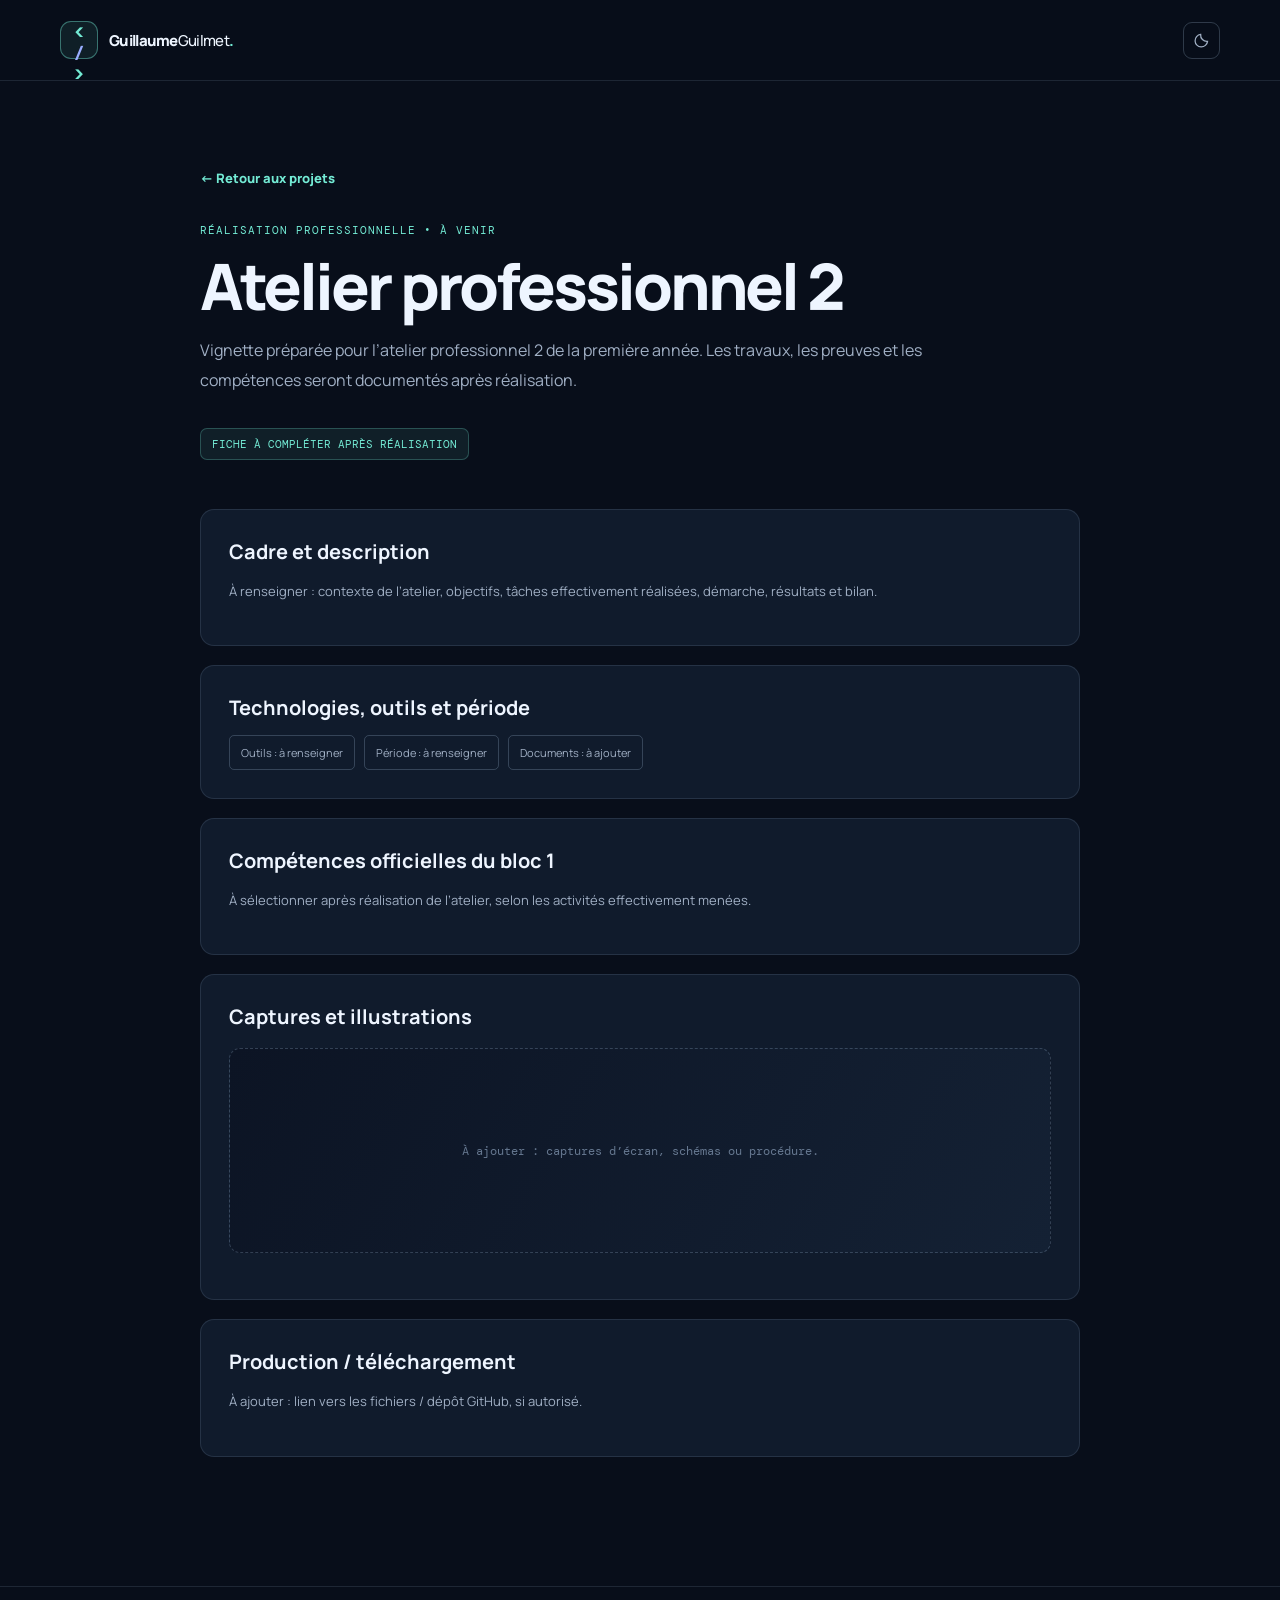
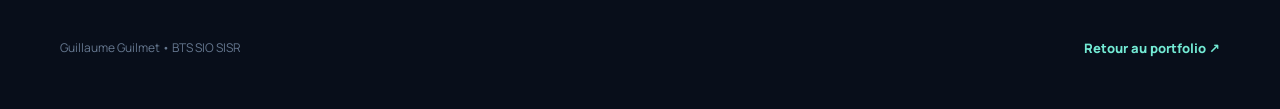
<file: projets/atelier-2.html>
<!DOCTYPE html>
<html lang="fr"><head><meta charset="utf-8"/><meta content="width=device-width, initial-scale=1" name="viewport"/><title>Atelier professionnel 2 | Portfolio Guillaume Guilmet</title><link href="../style.css" rel="stylesheet"/><script defer="" src="../script.js"></script></head><body><header class="site-header"><div class="nav-shell container"><a class="brand" href="../index.html#accueil"><span class="brand-mark">&lt;<span>/</span>&gt;</span><span class="brand-label">Guillaume<span>Guilmet</span><span class="brand-dot">.</span></span></a><div class="nav-actions"><button aria-label="Changer le thème" class="theme-toggle" title="Changer le thème" type="button"><svg class="icon-moon" fill="none" stroke="currentColor" stroke-width="1.8" viewbox="0 0 24 24"><path d="M20.5 13.2A8.8 8.8 0 0 1 10.8 3.5 8.8 8.8 0 1 0 20.5 13.2Z"></path></svg><svg class="icon-sun" fill="none" stroke="currentColor" stroke-width="1.8" viewbox="0 0 24 24"><circle cx="12" cy="12" r="4"></circle></svg></button></div></div></header><main class="detail-page"><div class="detail-container"><a class="detail-back" href="../index.html#projets">← Retour aux projets</a><div class="detail-kicker">RÉALISATION PROFESSIONNELLE • À VENIR</div><h1 class="detail-title">Atelier professionnel 2</h1><p class="detail-lead">Vignette préparée pour l’atelier professionnel 2 de la première année. Les travaux, les preuves et les compétences seront documentés après réalisation.</p><span class="detail-status">FICHE À COMPLÉTER APRÈS RÉALISATION</span><section class="detail-panel"><h2>Cadre et description</h2><p class="context">À renseigner : contexte de l’atelier, objectifs, tâches effectivement réalisées, démarche, résultats et bilan.</p></section><section class="detail-panel"><h2>Technologies, outils et période</h2><div class="detail-inline-tags"><span>Outils : à renseigner</span><span>Période : à renseigner</span><span>Documents : à ajouter</span></div></section><section class="detail-panel"><h2>Compétences officielles du bloc 1</h2><p class="skill">À sélectionner après réalisation de l’atelier, selon les activités effectivement menées.</p></section><section class="detail-panel"><h2>Captures et illustrations</h2><div class="evidence-placeholder">À ajouter : captures d’écran, schémas ou procédure.</div></section><section class="detail-panel"><h2>Production / téléchargement</h2><p class="proof">À ajouter : lien vers les fichiers / dépôt GitHub, si autorisé.</p></section></div></main><footer class="site-footer"><div class="container footer-inner"><p>Guillaume Guilmet • BTS SIO SISR</p><a class="detail-back" href="../index.html">Retour au portfolio ↗</a></div></footer></body></html>
</file>
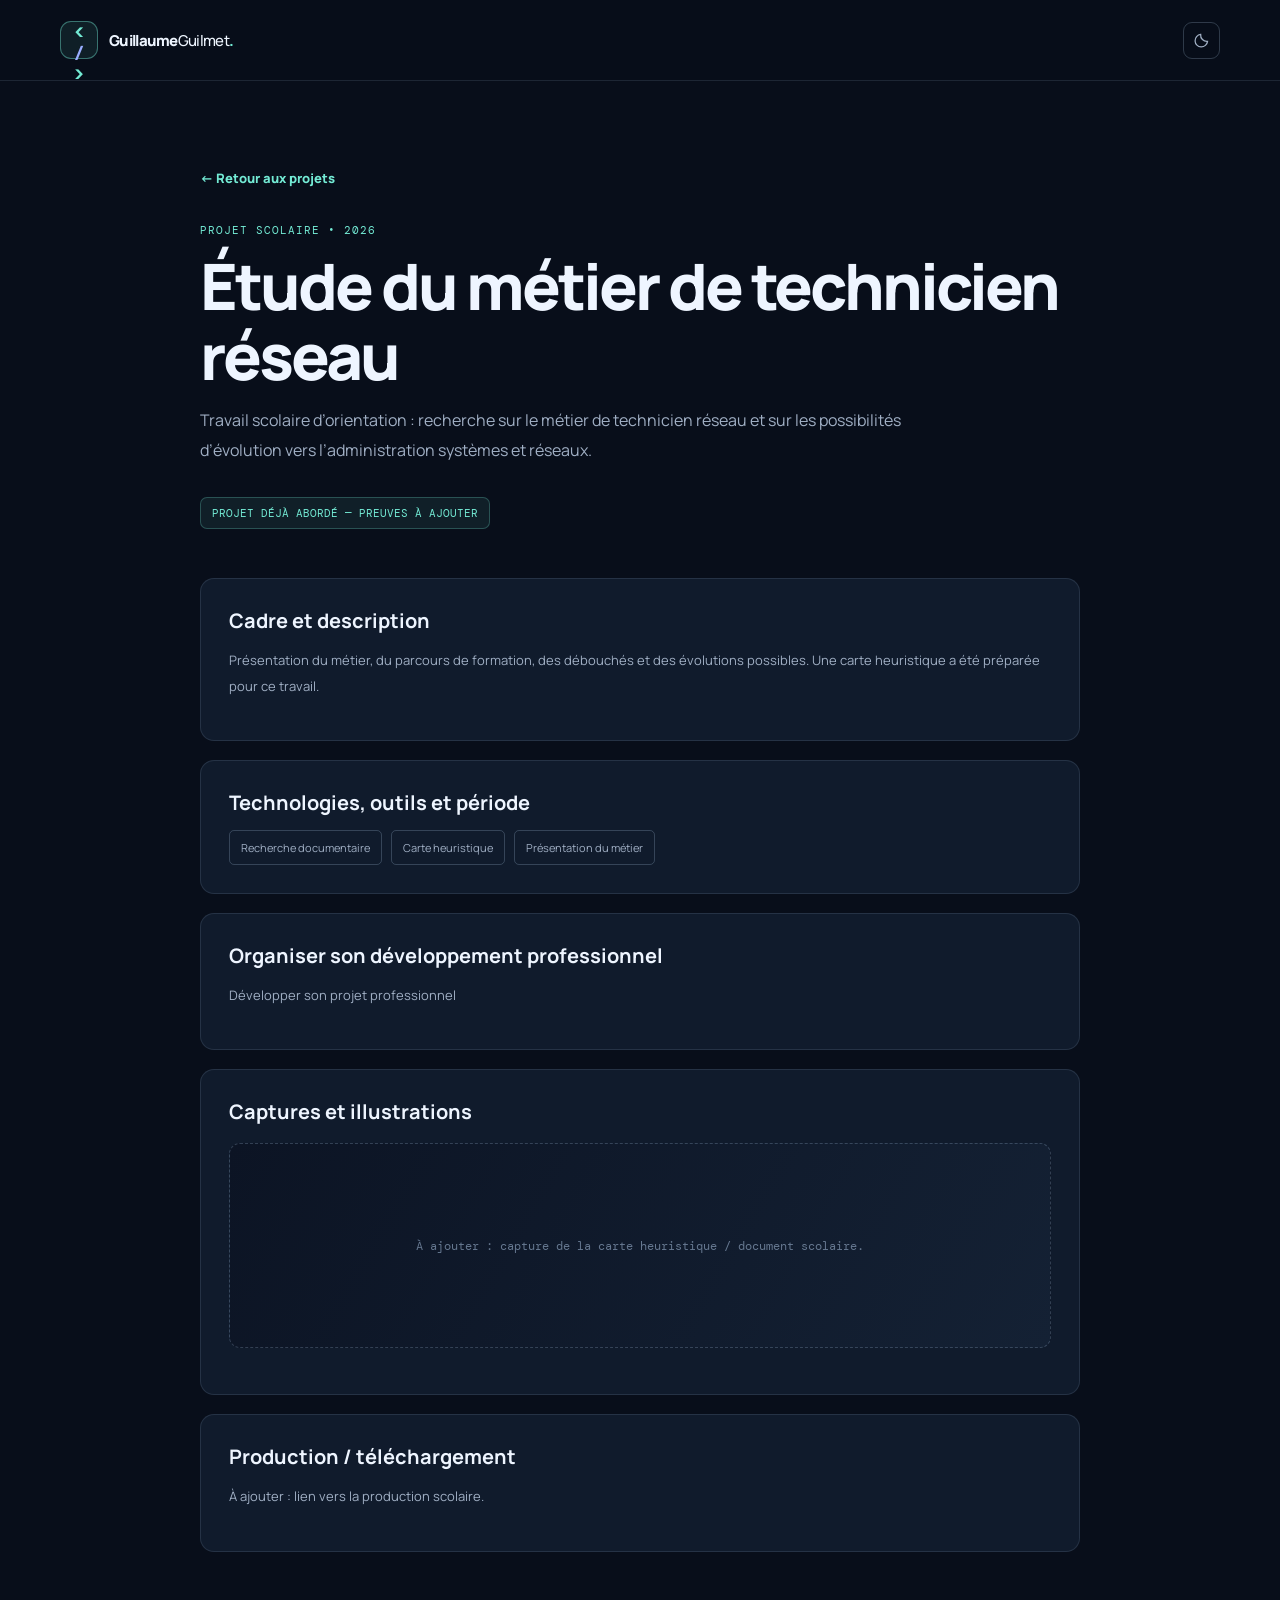
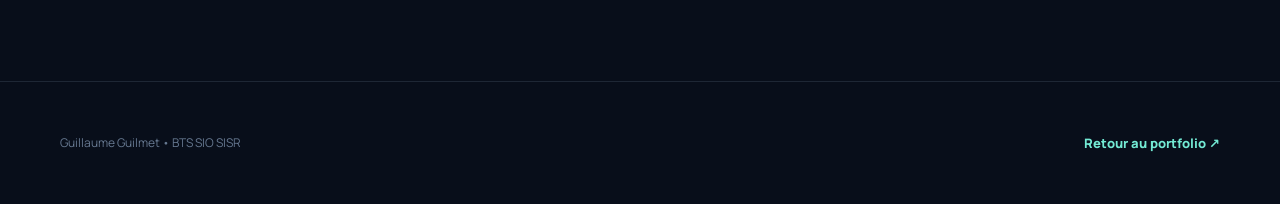
<file: projets/fiche-metier.html>
<!DOCTYPE html>
<html lang="fr"><head><meta charset="utf-8"/><meta content="width=device-width, initial-scale=1" name="viewport"/><title>Étude du métier de technicien réseau | Portfolio Guillaume Guilmet</title><link href="../style.css" rel="stylesheet"/><script defer="" src="../script.js"></script></head><body><header class="site-header"><div class="nav-shell container"><a class="brand" href="../index.html#accueil"><span class="brand-mark">&lt;<span>/</span>&gt;</span><span class="brand-label">Guillaume<span>Guilmet</span><span class="brand-dot">.</span></span></a><div class="nav-actions"><button aria-label="Changer le thème" class="theme-toggle" title="Changer le thème" type="button"><svg class="icon-moon" fill="none" stroke="currentColor" stroke-width="1.8" viewbox="0 0 24 24"><path d="M20.5 13.2A8.8 8.8 0 0 1 10.8 3.5 8.8 8.8 0 1 0 20.5 13.2Z"></path></svg><svg class="icon-sun" fill="none" stroke="currentColor" stroke-width="1.8" viewbox="0 0 24 24"><circle cx="12" cy="12" r="4"></circle></svg></button></div></div></header><main class="detail-page"><div class="detail-container"><a class="detail-back" href="../index.html#projets">← Retour aux projets</a><div class="detail-kicker">PROJET SCOLAIRE • 2026</div><h1 class="detail-title">Étude du métier de technicien réseau</h1><p class="detail-lead">Travail scolaire d’orientation : recherche sur le métier de technicien réseau et sur les possibilités d’évolution vers l’administration systèmes et réseaux.</p><span class="detail-status">PROJET DÉJÀ ABORDÉ — PREUVES À AJOUTER</span><section class="detail-panel"><h2>Cadre et description</h2><p class="context">Présentation du métier, du parcours de formation, des débouchés et des évolutions possibles. Une carte heuristique a été préparée pour ce travail.</p></section><section class="detail-panel"><h2>Technologies, outils et période</h2><div class="detail-inline-tags"><span>Recherche documentaire</span><span>Carte heuristique</span><span>Présentation du métier</span></div></section><section class="detail-panel"><h2>Organiser son développement professionnel</h2><p class="skill">Développer son projet professionnel</p></section><section class="detail-panel"><h2>Captures et illustrations</h2><div class="evidence-placeholder">À ajouter : capture de la carte heuristique / document scolaire.</div></section><section class="detail-panel"><h2>Production / téléchargement</h2><p class="proof">À ajouter : lien vers la production scolaire.</p></section></div></main><footer class="site-footer"><div class="container footer-inner"><p>Guillaume Guilmet • BTS SIO SISR</p><a class="detail-back" href="../index.html">Retour au portfolio ↗</a></div></footer></body></html>
</file>
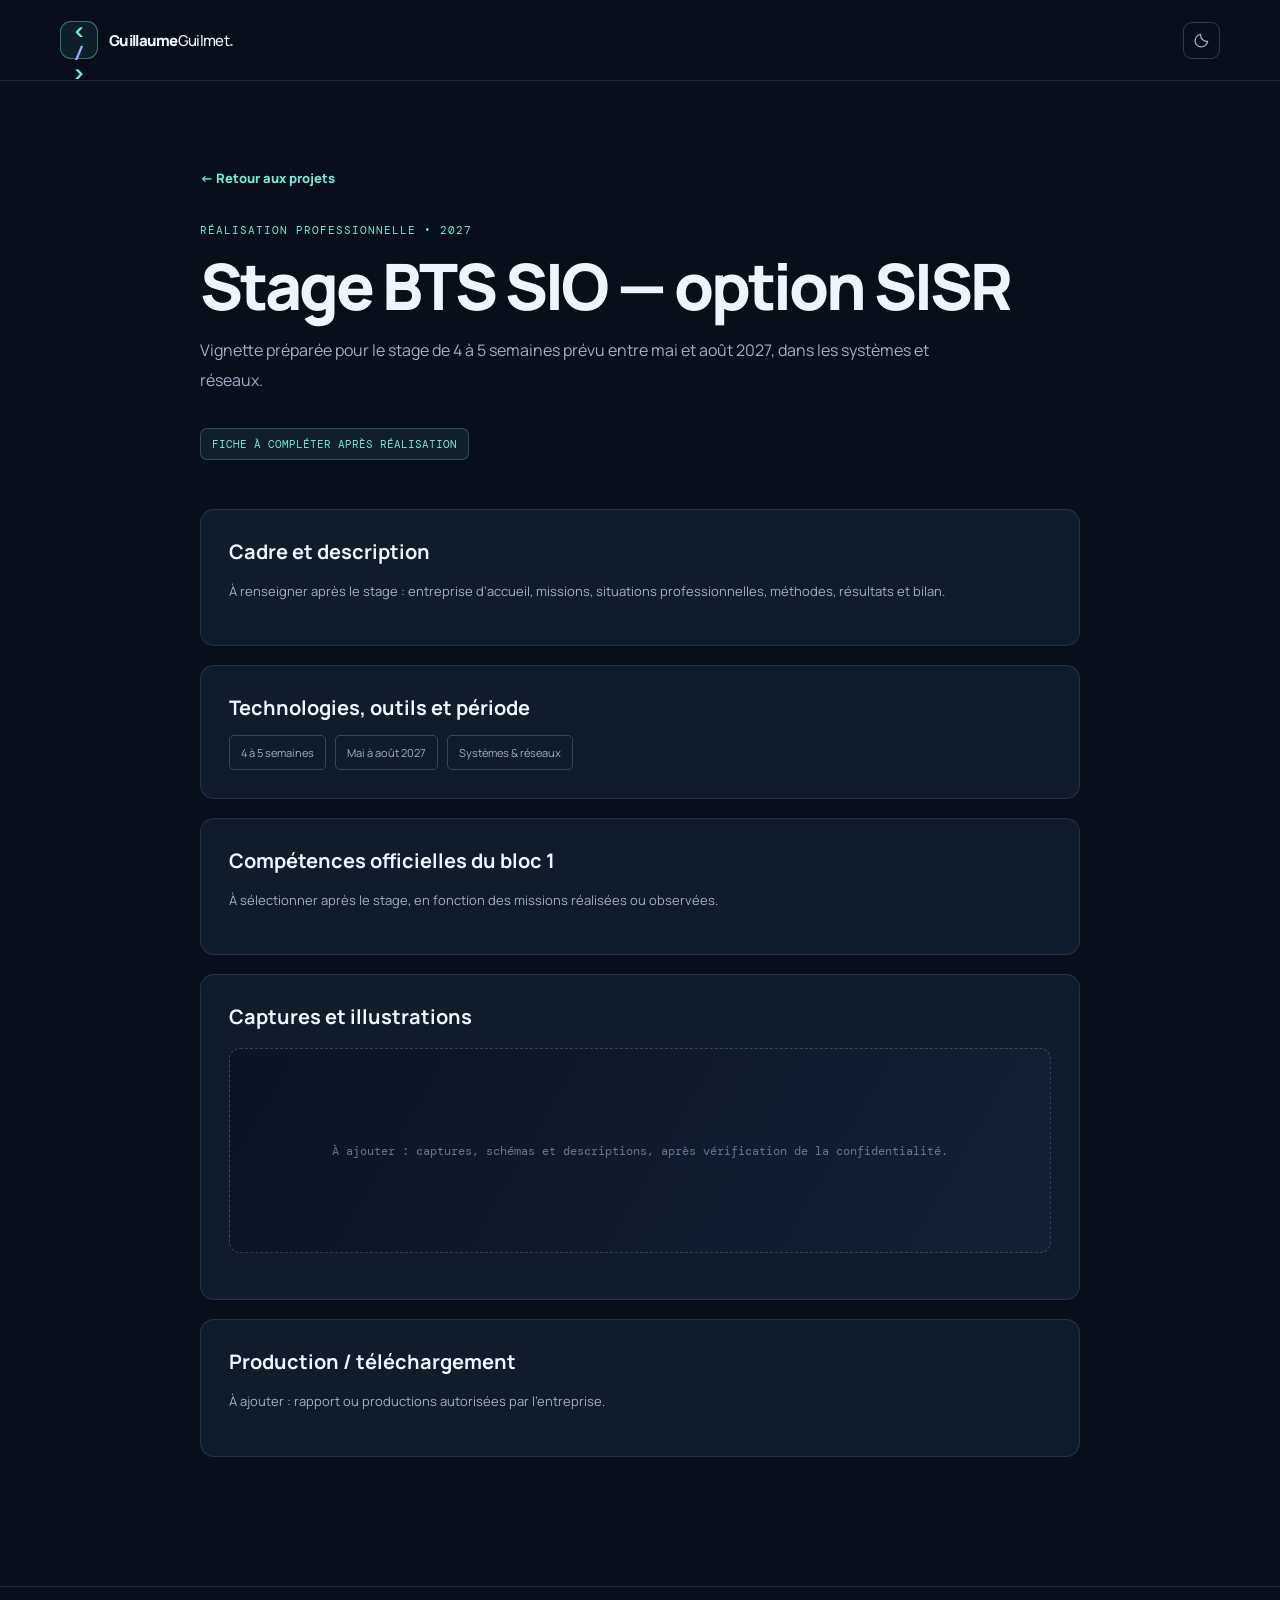
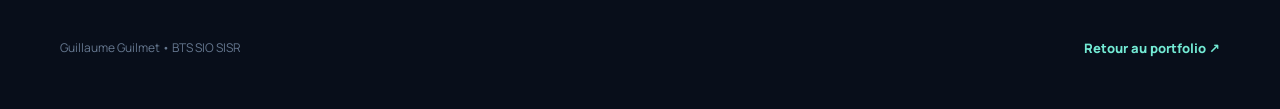
<file: projets/stage.html>
<!DOCTYPE html>
<html lang="fr"><head><meta charset="utf-8"/><meta content="width=device-width, initial-scale=1" name="viewport"/><title>Stage BTS SIO — option SISR | Portfolio Guillaume Guilmet</title><link href="../style.css" rel="stylesheet"/><script defer="" src="../script.js"></script></head><body><header class="site-header"><div class="nav-shell container"><a class="brand" href="../index.html#accueil"><span class="brand-mark">&lt;<span>/</span>&gt;</span><span class="brand-label">Guillaume<span>Guilmet</span><span class="brand-dot">.</span></span></a><div class="nav-actions"><button aria-label="Changer le thème" class="theme-toggle" title="Changer le thème" type="button"><svg class="icon-moon" fill="none" stroke="currentColor" stroke-width="1.8" viewbox="0 0 24 24"><path d="M20.5 13.2A8.8 8.8 0 0 1 10.8 3.5 8.8 8.8 0 1 0 20.5 13.2Z"></path></svg><svg class="icon-sun" fill="none" stroke="currentColor" stroke-width="1.8" viewbox="0 0 24 24"><circle cx="12" cy="12" r="4"></circle></svg></button></div></div></header><main class="detail-page"><div class="detail-container"><a class="detail-back" href="../index.html#projets">← Retour aux projets</a><div class="detail-kicker">RÉALISATION PROFESSIONNELLE • 2027</div><h1 class="detail-title">Stage BTS SIO — option SISR</h1><p class="detail-lead">Vignette préparée pour le stage de 4 à 5 semaines prévu entre mai et août 2027, dans les systèmes et réseaux.</p><span class="detail-status">FICHE À COMPLÉTER APRÈS RÉALISATION</span><section class="detail-panel"><h2>Cadre et description</h2><p class="context">À renseigner après le stage : entreprise d’accueil, missions, situations professionnelles, méthodes, résultats et bilan.</p></section><section class="detail-panel"><h2>Technologies, outils et période</h2><div class="detail-inline-tags"><span>4 à 5 semaines</span><span>Mai à août 2027</span><span>Systèmes &amp; réseaux</span></div></section><section class="detail-panel"><h2>Compétences officielles du bloc 1</h2><p class="skill">À sélectionner après le stage, en fonction des missions réalisées ou observées.</p></section><section class="detail-panel"><h2>Captures et illustrations</h2><div class="evidence-placeholder">À ajouter : captures, schémas et descriptions, après vérification de la confidentialité.</div></section><section class="detail-panel"><h2>Production / téléchargement</h2><p class="proof">À ajouter : rapport ou productions autorisées par l’entreprise.</p></section></div></main><footer class="site-footer"><div class="container footer-inner"><p>Guillaume Guilmet • BTS SIO SISR</p><a class="detail-back" href="../index.html">Retour au portfolio ↗</a></div></footer></body></html>
</file>
<file: style.css>
@import url('https://fonts.googleapis.com/css2?family=DM+Mono:wght@400;500&family=Manrope:wght@400;500;600;700;800&display=swap');
:root{--bg:#080e1a;--bg-alt:#0c1424;--panel:#101b2c;--panel-2:#142134;--text:#eef5ff;--sub:#a0afc4;--dim:#667890;--accent:#73ead4;--accent-2:#9aaeff;--line:rgba(162,190,220,.14);--line-strong:rgba(162,190,220,.25);--header:rgba(8,14,26,.8);--shadow:0 25px 80px rgba(0,0,0,.26);--font:'Manrope',system-ui,-apple-system,Segoe UI,sans-serif;--mono:'DM Mono',ui-monospace,SFMono-Regular,Consolas,monospace}
[data-theme="light"]{--bg:#f5f8fc;--bg-alt:#edf3f9;--panel:#fff;--panel-2:#edf6f8;--text:#122238;--sub:#52657b;--dim:#788a9f;--accent:#007c74;--accent-2:#5266b7;--line:rgba(33,61,89,.12);--line-strong:rgba(33,61,89,.24);--header:rgba(245,248,252,.88);--shadow:0 18px 55px rgba(19,44,74,.08)}
*,*::before,*::after{box-sizing:border-box}html{scroll-behavior:smooth;scroll-padding-top:96px}body{margin:0;background:var(--bg);color:var(--text);font-family:var(--font);-webkit-font-smoothing:antialiased;overflow-x:hidden;transition:background .2s,color .2s}a{color:inherit;text-decoration:none}button{font:inherit}button:focus-visible,a:focus-visible{outline:2px solid var(--accent);outline-offset:4px}::selection{background:var(--accent);color:var(--bg)}.container{width:min(1160px,calc(100% - 72px));margin-inline:auto}.section{position:relative;padding:118px 0}.skip-link{position:fixed;left:20px;top:-80px;padding:12px 20px;background:var(--accent);color:var(--bg);z-index:1000}.skip-link:focus{top:18px}.scroll-progress{position:fixed;top:0;left:0;width:0;height:2px;background:linear-gradient(90deg,var(--accent),var(--accent-2));z-index:200}.site-header{position:sticky;top:0;z-index:100;background:var(--header);backdrop-filter:blur(20px);border-bottom:1px solid var(--line)}.nav-shell{display:flex;align-items:center;justify-content:space-between;min-height:80px;gap:18px}.brand{display:inline-flex;align-items:center;gap:11px;white-space:nowrap}.brand-mark{display:grid;place-items:center;width:38px;height:38px;border:1px solid rgba(115,234,212,.42);background:rgba(115,234,212,.08);border-radius:11px;color:var(--accent);font-family:var(--mono);font-size:16px;font-weight:bold;letter-spacing:-4px;padding-right:4px}.brand-mark span{color:var(--accent-2)}.brand-label{font-size:15px;font-weight:800;letter-spacing:-.7px}.brand-label>span:first-child{font-weight:500}.brand-dot{color:var(--accent);font-weight:800}.site-nav{display:flex;gap:29px;margin-left:auto;margin-right:26px}.nav-link{font-size:12px;font-weight:700;color:var(--sub);transition:color .2s;position:relative;padding:8px 0}.nav-link:hover,.nav-link.active{color:var(--text)}.nav-link.active:after{content:'';height:3px;width:3px;background:var(--accent);border-radius:50%;position:absolute;bottom:0;left:calc(50% - 1.5px)}.nav-actions{display:flex;gap:10px;align-items:center}.theme-toggle,.menu-toggle{border:1px solid var(--line-strong);display:grid;place-items:center;width:37px;height:37px;border-radius:9px;color:var(--sub);background:transparent;cursor:pointer;transition:color .2s,background .2s}.theme-toggle:hover,.menu-toggle:hover{background:var(--panel);color:var(--accent)}.theme-toggle svg{width:17px;height:17px}.icon-sun{display:none}[data-theme="light"] .icon-sun{display:block}[data-theme="light"] .icon-moon{display:none}.menu-toggle{display:none}.menu-toggle span{width:17px;height:2px;background:currentColor;display:block;border-radius:2px;margin:2px 0}.hero{padding-top:132px;padding-bottom:128px;min-height:690px;overflow:hidden;background:radial-gradient(ellipse 55% 70% at 86% 44%,rgba(52,82,129,.11),transparent 75%)}.hero-grid{display:grid;grid-template-columns:1.04fr .96fr;align-items:center;gap:45px;position:relative;z-index:2}.hero-content{position:relative}.eyebrow,.section-kicker,.hero-bottom-note,.diagram-topline,.diagram-footer,.timeline-date,.mini-tag,.skill-card-number,.project-meta,.project-count,.project-tags,.skill-disclaimer,.art-number,.footer-right small{font-family:var(--mono)}.eyebrow{font-size:10px;letter-spacing:1.65px;color:var(--accent);font-weight:500;display:flex;align-items:center;gap:10px;margin-bottom:35px}.eyebrow-pulse{display:block;width:7px;height:7px;box-shadow:0 0 0 5px rgba(115,234,212,.1);background:var(--accent);border-radius:50%;animation:pulse 2.6s infinite}.hero-intro{font-size:19px;margin:0 0 9px;color:var(--sub);font-weight:500}.hero-intro strong{color:var(--text)}.wave{color:var(--accent);font-size:15px;display:inline-block;margin-left:5px}h1,h2,h3,p{margin-top:0}h1{font-size:clamp(62px,6vw,89px);letter-spacing:-6px;line-height:1.09;margin-bottom:28px;font-weight:800}h1 span{color:var(--accent)}.hero-description{max-width:550px;font-size:14px;line-height:2;color:var(--sub);margin-bottom:31px}.hero-description strong{font-weight:700;color:var(--text)}.hero-actions{display:flex;gap:12px;flex-wrap:wrap}.btn{display:inline-flex;align-items:center;justify-content:center;gap:25px;padding:16px 22px;font-size:12px;font-weight:800;border-radius:8px;transition:transform .18s,background .18s,box-shadow .18s}.btn:hover{transform:translateY(-3px)}.btn-primary{background:var(--accent);color:#09201f;box-shadow:0 12px 32px rgba(115,234,212,.13)}.btn-primary:hover{box-shadow:0 15px 36px rgba(115,234,212,.24)}.btn-secondary{border:1px solid var(--line-strong);color:var(--text);background:rgba(120,140,173,.025)}.btn-secondary:hover{background:var(--panel)}.btn span{font-size:17px;font-weight:400}.hero-bottom-note{display:flex;align-items:center;gap:11px;font-size:9px;letter-spacing:1.1px;color:var(--dim);margin-top:58px}.note-line{width:26px;height:1px;background:var(--accent)}.hero-visual{position:relative;height:510px;display:flex;align-items:center;justify-content:center}.diagram-card{position:relative;z-index:3;width:100%;max-width:475px;background:#0b1425;border:1px solid #26334f;border-radius:16px;box-shadow:0 32px 75px rgba(0,0,0,.35),0 0 0 6px rgba(151,173,244,.035);overflow:hidden;transform:rotate(2deg)}.diagram-topline{height:49px;display:flex;align-items:center;justify-content:space-between;padding:0 16px;border-bottom:1px solid #22334d;color:#8a9ab5;font-size:9px;gap:8px}.diagram-topline>span:first-child{display:flex;gap:5px}.diagram-topline i{display:block;background:#4a5c72;border-radius:50%;width:7px;height:7px}.diagram-topline i:first-child{background:#f08a8a}.diagram-topline i:nth-child(2){background:#eaca7e}.diagram-topline i:nth-child(3){background:#8ddcae}.diagram-signal{color:#75dfbd;white-space:nowrap}.network-diagram{width:100%;display:block;color:#7893ae}.diagram-footer{display:flex;justify-content:space-between;padding:17px 20px;color:#8b9fbb;font-size:10px;border-top:1px solid #22334d}.diagram-footer span:first-child{display:flex;align-items:center;gap:8px}.status-dot{width:6px;height:6px;background:#72e8d2;border-radius:50%}.orbit{position:absolute;border:1px solid rgba(124,159,216,.12);border-radius:50%;width:530px;height:530px}.orbit-two{width:670px;height:670px;border-style:dashed;border-color:rgba(124,159,216,.08)}.ambient{position:absolute;filter:blur(80px);border-radius:50%;pointer-events:none}.ambient-a{width:290px;height:290px;background:rgba(71,143,164,.13);right:0;top:0}.ambient-b{width:220px;height:220px;background:rgba(96,99,185,.11);left:0;bottom:0}.floating-pill{position:absolute;z-index:5;background:#18283e;border:1px solid #324860;color:#e7f5ff;border-radius:11px;box-shadow:0 14px 45px rgba(0,0,0,.26);display:flex;align-items:center;gap:12px;padding:12px 18px;font-size:12px;font-weight:800}.pill-top{right:-6px;top:53px;transform:rotate(-5deg)}.pill-bottom{bottom:45px;left:-12px;transform:rotate(-5deg)}.pill-icon{font-family:var(--mono);color:#73ead4;font-size:20px}.hero-bottom-glow{height:1px;width:100%;position:absolute;bottom:0;background:linear-gradient(90deg,transparent,var(--line-strong),transparent)}.section-kicker{display:flex;gap:14px;align-items:center;font-size:11px;letter-spacing:1.7px;color:var(--sub);margin-bottom:40px;font-weight:500}.section-kicker span{color:var(--accent)}.section-title{font-size:clamp(33px,4vw,52px);letter-spacing:-2.5px;line-height:1.22;font-weight:800;margin-bottom:24px}.muted-title{color:var(--dim)}.accent-period{color:var(--accent)}.section-lead{max-width:585px;font-size:16px;line-height:1.95;color:var(--sub);margin-bottom:19px}.section-text{color:var(--dim);font-size:14px;line-height:2;max-width:550px}.about-grid{display:grid;grid-template-columns:1fr 1fr;gap:100px;align-items:center}.about-callout{margin-top:31px;background:linear-gradient(120deg,rgba(115,234,212,.065),rgba(115,234,212,.008));border:1px solid rgba(115,234,212,.18);padding:22px;display:flex;gap:17px;align-items:flex-start;border-radius:12px}.about-callout p{margin:0;font-size:12px;line-height:1.85;color:var(--sub)}.about-callout strong{color:var(--text);font-size:13px}.callout-icon{color:var(--accent);font-size:21px}.values-grid{display:grid;grid-template-columns:1fr 1fr;gap:14px}.value-card{border:1px solid var(--line);background:var(--panel);padding:22px;border-radius:12px;min-height:185px;position:relative;transition:transform .2s,border .2s}.value-card:hover{transform:translateY(-4px);border-color:var(--line-strong)}.value-index{font:10px var(--mono);color:var(--dim)}.value-icon{display:block;font-size:28px;color:var(--accent-2);margin:9px 0 16px}.value-card h3{font-size:14px;margin:0 0 7px}.value-card p{font-size:11px;line-height:1.75;color:var(--sub);margin:0}.value-highlight{background:linear-gradient(150deg,rgba(115,234,212,.09),var(--panel));border-color:rgba(115,234,212,.22)}.value-highlight .value-icon{color:var(--accent)}.section-parcours{background:var(--bg-alt)}.section-heading-row{display:flex;align-items:end;justify-content:space-between;gap:20px;margin-bottom:45px}.section-heading-row .section-title{margin-bottom:10px}.section-lead.compact{margin-bottom:0;font-size:14px}.heading-decoration{font:30px var(--mono);color:var(--dim);opacity:.35}.timeline{border-top:1px solid var(--line)}.timeline-item{display:grid;grid-template-columns:28px 215px 1fr;gap:23px;padding:29px 0;border-bottom:1px solid var(--line)}.timeline-rail{position:relative;display:flex;justify-content:center}.timeline-point{display:block;margin-top:7px;width:10px;height:10px;border-radius:50%;border:2px solid var(--dim);background:var(--bg-alt)}.timeline-point.current{border-color:var(--accent);background:var(--accent);box-shadow:0 0 0 6px rgba(115,234,212,.1)}.timeline-date{color:var(--sub);font-size:11px;letter-spacing:.5px;padding-top:3px}.timeline-content h3{font-size:18px;letter-spacing:-.4px;margin:10px 0}.timeline-content p{font-size:13px;color:var(--sub);line-height:1.9;margin:0;max-width:610px}.mini-tag{font-size:9px;color:var(--accent);letter-spacing:.8px}.tag-outline{color:var(--dim)}.skills-grid{display:grid;grid-template-columns:repeat(3,1fr);gap:18px}.skill-card{background:var(--panel);border:1px solid var(--line);padding:27px;border-radius:13px;transition:border-color .2s,transform .2s}.skill-card:hover{border-color:rgba(115,234,212,.33);transform:translateY(-4px)}.skill-card-top{display:flex;justify-content:space-between;align-items:start;margin-bottom:29px}.skill-symbol{width:49px;height:49px;display:grid;place-items:center;border:1px solid rgba(115,234,212,.22);background:rgba(115,234,212,.055);color:var(--accent);font:24px var(--mono);border-radius:12px}.skill-card-number{font-size:10px;color:var(--dim)}.skill-card h3{font-size:20px;margin:0 0 12px}.skill-card p{font-size:12px;color:var(--sub);line-height:1.9;min-height:46px;margin:0 0 23px}.tags,.project-tags{display:flex;gap:7px;flex-wrap:wrap}.tags span,.project-tags span{font-size:10px;color:var(--sub);border:1px solid var(--line-strong);padding:7px 9px;border-radius:5px}.skill-disclaimer{font-size:10px;color:var(--dim);margin:20px 0 0}.section-projets{background:var(--bg-alt);padding-bottom:135px}.project-count{font-size:11px;color:var(--dim);white-space:nowrap}.project-count span{color:var(--accent)}.filter-row{display:flex;gap:8px;flex-wrap:wrap;margin-bottom:27px}.filter{background:transparent;color:var(--sub);border:1px solid var(--line-strong);padding:10px 16px;font:11px var(--mono);border-radius:7px;cursor:pointer;transition:background .2s,color .2s}.filter:hover{color:var(--text)}.filter.active{background:var(--accent);color:#09201f;border-color:var(--accent);font-weight:500}.project-grid{display:grid;grid-template-columns:repeat(3,minmax(0,1fr));gap:18px}.project-card{min-width:0;border:1px solid var(--line);background:var(--panel);border-radius:13px;overflow:hidden;transition:transform .2s,border-color .2s}.project-card:hover{transform:translateY(-5px);border-color:var(--line-strong)}.project-card[hidden]{display:none!important}.project-art{height:202px;overflow:hidden;position:relative;display:grid;place-items:center}.project-art-network{background:linear-gradient(130deg,#162741,#172b43);color:#9ab0fb}.project-art-network svg{height:190px;width:90%}.art-number{position:absolute;right:17px;top:15px;font-size:10px;color:rgba(233,245,255,.55)}.project-art-linux{background:linear-gradient(130deg,#203043,#10202e);padding:30px}.terminal-small{position:relative;min-width:260px;max-width:100%;border:1px solid #52677c;border-radius:8px;background:#101d2b;padding:12px 15px;box-shadow:0 15px 30px rgba(0,0,0,.16);transform:rotate(-4deg)}.terminal-small>div:first-child{display:flex;align-items:center;gap:5px;margin-bottom:16px}.t-dot{height:6px;width:6px;border-radius:50%;display:block}.red{background:#d57578}.yellow{background:#e3c26a}.green{background:#7bc79d}.terminal-label{font:9px var(--mono);color:#7795a9;margin-left:auto}.terminal-small code{color:#e3ecf4;font:11px/1.9 var(--mono)}.term-accent{color:#72e8d2}.term-faint{color:#8fa7b9}.terminal-cursor{animation:blink 1.1s infinite}.project-art-code{background:linear-gradient(120deg,#29263e,#1a2946);padding:32px}.code-lines{color:#d3d5ff;font:11px/2.1 var(--mono);transform:rotate(3deg)}.code-lines span{display:block;white-space:nowrap}.code-lines em{font-style:normal;margin-right:14px;color:#7d88ac}.code-lines b{color:#83dece;font-weight:400}.project-content{padding:24px}.project-meta{display:flex;justify-content:space-between;gap:8px;font-size:9px;color:var(--accent);letter-spacing:.8px;margin-bottom:15px}.project-meta span:last-child{color:var(--dim)}.project-card h3{font-size:17px;letter-spacing:-.5px;margin-bottom:10px}.project-card p{font-size:12px;color:var(--sub);line-height:1.85;min-height:90px}.project-tags span{font-size:9px;color:var(--dim)}.project-note{display:flex;align-items:center;gap:15px;border:1px solid rgba(115,234,212,.18);border-radius:10px;padding:18px 20px;background:rgba(115,234,212,.025);margin-top:28px}.project-note>span{color:var(--accent);font-size:24px}.project-note p{font-size:12px;line-height:1.7;margin:0;color:var(--sub)}.project-note strong{color:var(--text)}.site-footer{background:var(--bg);border-top:1px solid var(--line);padding:52px 0}.footer-inner{display:flex;justify-content:space-between;gap:30px}.footer-brand{margin-bottom:14px}.footer-inner p{font-size:12px;color:var(--dim);margin:0}.footer-right{display:flex;flex-direction:column;align-items:flex-end;gap:10px;font-size:11px;color:var(--sub)}.footer-right a{color:var(--accent);font-weight:800}.footer-right small{font-size:9px;color:var(--dim)}.reveal{opacity:0;transform:translateY(25px);transition:opacity .7s ease,transform .7s ease}.reveal.is-visible{opacity:1;transform:translateY(0)}
@keyframes pulse{50%{box-shadow:0 0 0 9px rgba(115,234,212,0)}}@keyframes blink{50%{opacity:0}}
@media(max-width:1080px){.container{width:min(1050px,calc(100% - 52px))}.site-nav{gap:18px;margin-right:8px}.hero-grid{gap:20px}.hero{padding-top:105px;min-height:630px}h1{font-size:clamp(58px,6.5vw,76px)}.about-grid{gap:50px}.floating-pill.pill-top{right:0}.floating-pill.pill-bottom{left:0}}
@media(max-width:820px){.menu-toggle{display:flex;flex-direction:column;justify-content:center;align-items:center}.site-nav{position:absolute;top:80px;left:0;right:0;display:none;flex-direction:column;padding:18px 26px 22px;background:var(--bg-alt);border-bottom:1px solid var(--line-strong);margin:0;gap:5px}.site-nav.is-open{display:flex}.nav-link{padding:13px 7px;font-size:14px}.nav-link.active:after{left:auto;right:5px;top:50%}.hero-grid{grid-template-columns:1fr}.hero{padding:83px 0 94px;min-height:initial}.hero-content{max-width:650px}.hero-visual{height:390px;max-width:540px;width:100%;margin:15px auto 0}.diagram-card{max-width:430px}.orbit{width:470px;height:470px}.orbit-two{width:580px;height:580px}.hero-bottom-note{margin-top:35px}.about-grid{grid-template-columns:1fr;gap:40px}.values-grid{max-width:650px}.skills-grid{grid-template-columns:1fr 1fr}.skill-card:last-child{grid-column:1/-1}.project-grid{grid-template-columns:1fr 1fr}.project-card:last-child{grid-column:1/-1}.project-card p{min-height:auto}.section{padding:85px 0}.timeline-item{grid-template-columns:20px 150px 1fr;gap:15px}.section-projets{padding-bottom:92px}}
@media(max-width:580px){.container{width:calc(100% - 38px)}.nav-shell{min-height:70px}.site-nav{top:70px}.brand-mark{width:34px;height:34px}.brand-label{font-size:14px}.hero{padding-top:63px}.eyebrow{font-size:9px;letter-spacing:1.1px;margin-bottom:25px}.hero-intro{font-size:16px}h1{font-size:clamp(49px,11.1vw,68px);letter-spacing:-3.5px}.hero-description{font-size:13px;line-height:1.9}.hero-actions{gap:10px}.btn{padding:14px 17px;font-size:11px;gap:12px}.hero-bottom-note{font-size:8px;letter-spacing:.45px}.hero-visual{height:310px}.diagram-card{max-width:340px}.network-diagram{max-height:245px}.diagram-topline{height:38px;font-size:7px;padding-inline:10px}.diagram-footer{padding:10px;font-size:8px}.floating-pill{font-size:10px;padding:9px 11px}.floating-pill.pill-top{top:20px;right:-4px}.floating-pill.pill-bottom{bottom:7px;left:0}.orbit{width:320px;height:320px}.orbit-two{width:430px;height:430px}.section{padding:75px 0}.section-kicker{margin-bottom:29px}.section-title{font-size:clamp(31px,8vw,43px);letter-spacing:-1.7px}.section-lead{font-size:14px}.values-grid{gap:10px}.value-card{padding:16px;min-height:170px}.value-icon{margin:8px 0 12px}.value-card h3{font-size:13px}.value-card p{font-size:10px}.timeline-item{grid-template-columns:15px 1fr;gap:13px}.timeline-date{grid-column:2;grid-row:1;font-size:10px}.timeline-rail{grid-row:1 / 3;grid-column:1}.timeline-content{grid-column:2;grid-row:2;margin-top:-10px}.timeline-item{padding:24px 0}.timeline-content h3{font-size:16px}.timeline-content p{font-size:12px}.skills-grid,.project-grid{grid-template-columns:1fr}.skill-card:last-child,.project-card:last-child{grid-column:auto}.skill-card p{min-height:0}.project-art{height:190px}.project-card p{min-height:auto}.project-count,.heading-decoration{display:none}.section-heading-row{margin-bottom:30px}.footer-inner{flex-direction:column;gap:26px}.footer-right{align-items:flex-start}.section-projets{padding-bottom:75px}}
@media(prefers-reduced-motion:reduce){html{scroll-behavior:auto}*,*::before,*::after{animation-duration:.01ms!important;transition-duration:.01ms!important}.reveal{opacity:1;transform:none}}

/* Version BTS SIO — ajouts du 21 octobre 2026 */
.btn-cv{border:1px solid rgba(154,174,255,.48);color:var(--text);background:rgba(154,174,255,.09)}.btn-cv:hover{background:rgba(154,174,255,.19)}
.hero h1{font-size:clamp(48px,5.3vw,77px);letter-spacing:-4px}.photo-placeholder{display:none}
.profile-aside{background:linear-gradient(140deg,rgba(154,174,255,.06),var(--panel));border:1px solid var(--line-strong);border-radius:18px;padding:30px;display:grid;gap:18px}
.profile-avatar{width:96px;height:96px;border:1px solid rgba(115,234,212,.32);background:linear-gradient(135deg,#162a42,#203b52);border-radius:22px;display:flex;justify-content:center;align-items:center;flex-direction:column;gap:2px;color:#b5f8eb;font-size:28px;font-weight:800}
.profile-avatar small{font:7px var(--mono);letter-spacing:.3px;color:#95b5c6}.profile-identity h3{margin:7px 0 6px;font-size:24px}.profile-identity p{margin:0;color:var(--sub);font-size:12px}
.internship-notice{padding:20px;border:1px solid rgba(115,234,212,.25);border-radius:11px;background:rgba(115,234,212,.065)}.internship-notice h3{margin:9px 0;font-size:17px}.internship-notice p{color:var(--sub);font-size:12px;line-height:1.8;margin-bottom:12px}.internship-notice a{color:var(--accent);font-size:12px;font-weight:800}
.personal-text-note,.contact-safety{color:var(--dim);font-size:10px;line-height:1.8;margin:0}
.experience-note{border:1px solid var(--line);border-radius:10px;background:var(--panel);padding:20px 22px;font-size:12px;color:var(--sub);line-height:1.85;margin-top:28px}.experience-note strong{color:var(--text)}
.skills-grid{grid-template-columns:repeat(2,minmax(0,1fr))}.skill-card p{min-height:0}
.project-link{display:block;height:100%;color:inherit}.project-link:focus-visible{outline-offset:-5px}.project-symbol{font-size:82px;opacity:.7;font-family:var(--mono);color:#afe9da;text-shadow:0 0 42px rgba(115,234,212,.22)}.project-cta{display:flex;justify-content:space-between;align-items:center;margin-top:21px;padding-top:15px;border-top:1px solid var(--line);font-size:11px;font-weight:800;color:var(--accent)}.project-cta span{font-size:17px}.project-card p{min-height:112px}
.section-contact{background:var(--bg)}.contact-grid{display:grid;grid-template-columns:.85fr 1.15fr;gap:42px;align-items:start}.contact-info{display:grid;gap:17px}.contact-detail{display:flex;flex-direction:column;gap:8px;padding-bottom:18px;border-bottom:1px solid var(--line)}.contact-detail>span:first-child{font:10px var(--mono);color:var(--dim);letter-spacing:1px}.contact-detail strong,.contact-detail>a,.contact-detail .to-complete{font-size:15px;font-weight:700;overflow-wrap:anywhere}.contact-detail>a:hover{color:var(--accent)}.contact-detail .to-complete{font-weight:500;color:var(--dim)}
.contact-form{background:var(--panel);border:1px solid var(--line);border-radius:15px;padding:30px;display:grid;gap:19px}.form-row{display:grid;gap:9px}.form-row label{font-size:12px;font-weight:700}.form-row input,.form-row textarea{font:13px var(--font);color:var(--text);background:var(--bg-alt);border:1px solid var(--line-strong);border-radius:8px;padding:14px;width:100%;resize:vertical}.form-row input:focus,.form-row textarea:focus{outline:2px solid var(--accent);outline-offset:1px}.submit-contact{justify-self:start;border:0;cursor:pointer}.form-help{margin:0;color:var(--dim);font-size:10px;line-height:1.8}.honeypot{display:none!important}
.detail-page{min-height:70vh;padding:85px 0 110px}.detail-container{width:min(880px,calc(100% - 44px));margin:auto}.detail-back{color:var(--accent);font-size:13px;font-weight:800}.detail-kicker{font:11px var(--mono);color:var(--accent);letter-spacing:1px;margin:35px 0 14px}.detail-title{font-size:clamp(36px,6vw,64px);letter-spacing:-3px;margin:0 0 14px}.detail-lead{font-size:16px;line-height:1.9;color:var(--sub);max-width:740px}.detail-status{display:inline-flex;margin:16px 0 30px;padding:8px 11px;background:rgba(115,234,212,.08);border:1px solid rgba(115,234,212,.25);border-radius:7px;color:var(--accent);font:11px var(--mono)}.detail-panel{border:1px solid var(--line);border-radius:14px;background:var(--panel);padding:28px;margin:19px 0}.detail-panel h2{font-size:20px;margin-bottom:14px}.detail-panel p,.detail-panel li{font-size:13px;color:var(--sub);line-height:1.95}.detail-panel li{margin:6px 0}.detail-panel ul{padding-left:20px}.evidence-placeholder{display:flex;align-items:center;justify-content:center;min-height:205px;background:linear-gradient(120deg,var(--bg-alt),var(--panel-2));border:1px dashed var(--line-strong);border-radius:11px;margin:18px 0;color:var(--dim);font:12px var(--mono);text-align:center;padding:22px}.detail-inline-tags{display:flex;flex-wrap:wrap;gap:9px}.detail-inline-tags span{font-size:11px;border:1px solid var(--line-strong);color:var(--sub);padding:9px 11px;border-radius:5px}
@media(max-width:1080px){.site-nav{gap:16px;margin-right:5px}.nav-link{font-size:11px}}
@media(max-width:820px){.skills-grid{grid-template-columns:1fr 1fr}.contact-grid{grid-template-columns:1fr}.project-card p{min-height:0}}
@media(max-width:580px){.skills-grid{grid-template-columns:1fr}.hero h1{font-size:clamp(43px,11vw,64px);letter-spacing:-2.7px}.contact-form{padding:20px}.detail-page{padding:65px 0 80px}.detail-panel{padding:20px}}


/* =============================================
   COMPÉTENCES — technologies et blocs BTS SIO
   Icônes SVG embarquées : utilisables hors ligne
   ============================================= */
.icon-sprite{position:absolute;width:0;height:0;overflow:hidden;pointer-events:none}
.section-competences{background:var(--bg)}
.skills-local-nav{display:flex;flex-wrap:wrap;gap:10px;margin:-12px 0 55px}
.skills-local-nav a{font:11px var(--mono);color:var(--sub);border:1px solid var(--line-strong);padding:12px 16px;border-radius:9px;transition:.2s;background:var(--panel)}
.skills-local-nav a:hover{color:var(--accent);border-color:var(--accent)}
.skills-local-nav a span{margin-left:10px;color:var(--accent)}
.skills-subheading{display:flex;align-items:end;justify-content:space-between;gap:25px;margin-bottom:23px;scroll-margin-top:116px}
.skills-subheading h3{font-size:clamp(23px,3vw,31px);letter-spacing:-1px;line-height:1.3;margin:10px 0}
.skills-subheading p{color:var(--sub);font-size:13px;line-height:1.9;max-width:675px;margin:0}
.skills-subindex,.skills-count{font:10px var(--mono);letter-spacing:1.2px;color:var(--accent)}
.skills-count{flex-shrink:0;color:var(--dim);margin-bottom:7px}
.skills-tech-grid{display:grid;grid-template-columns:repeat(2,minmax(0,1fr));gap:18px}
.skill-tech-card{border:1px solid var(--line);background:var(--panel);padding:26px;border-radius:14px;min-width:0;transition:transform .2s,border .2s}
.skill-tech-card:hover{transform:translateY(-3px);border-color:rgba(115,234,212,.33)}
.skill-tech-header{display:flex;align-items:center;gap:16px;padding-bottom:20px;border-bottom:1px solid var(--line)}
.skill-tech-main-icon{width:49px;height:49px;flex-shrink:0;display:grid;place-items:center;background:rgba(115,234,212,.07);border:1px solid rgba(115,234,212,.19);border-radius:12px;color:var(--accent)}
.tech-header-svg{width:25px;height:25px;fill:none;stroke:currentColor;stroke-width:1.7;stroke-linecap:round;stroke-linejoin:round}
.tech-card-index{font:9px var(--mono);color:var(--accent);letter-spacing:1.2px}
.skill-tech-header h4{font-size:17px;line-height:1.4;margin:5px 0 0;letter-spacing:-.3px}
.tech-items{list-style:none;margin:0;padding:15px 0 0;display:grid;grid-template-columns:1fr;gap:2px}
.tech-items li{min-width:0;display:flex;align-items:center;gap:12px;padding:11px 7px;color:var(--text);font-size:13px;font-weight:600;border-radius:8px}
.tech-items li + li{border-top:1px solid var(--line)}
.tech-list-svg{width:27px;height:27px;padding:5px;color:var(--accent-2);flex-shrink:0;fill:none;stroke:currentColor;stroke-width:1.65;stroke-linejoin:round;stroke-linecap:round;background:rgba(154,174,255,.075);border-radius:7px}
.section-competences .skill-disclaimer{font:11px/1.7 var(--mono);color:var(--dim);margin-top:19px}
.skills-section-divider{display:flex;gap:20px;align-items:center;margin:68px 0 58px}
.skills-section-divider span:first-child,.skills-section-divider span:last-child{height:1px;background:var(--line);flex:1}
.skills-section-divider span:nth-child(2){font:10px var(--mono);color:var(--dim);letter-spacing:1.5px;white-space:nowrap}
.ref-blocks{display:grid;gap:13px}
.ref-block{background:var(--panel);border:1px solid var(--line);border-radius:14px;overflow:hidden}
.ref-block[open]{border-color:var(--line-strong)}
.ref-summary{cursor:pointer;display:flex;align-items:center;gap:15px;padding:21px 23px;list-style:none}
.ref-summary::-webkit-details-marker{display:none}
.ref-summary:focus-visible{outline:2px solid var(--accent);outline-offset:-4px}
.ref-title-zone{display:flex;align-items:center;gap:17px;flex:1;min-width:0}
.ref-badge{font:700 12px var(--mono);color:var(--accent);background:rgba(115,234,212,.09);border:1px solid rgba(115,234,212,.23);white-space:nowrap;border-radius:7px;padding:10px 12px}
.ref-badge.b2{color:var(--accent-2);background:rgba(154,174,255,.08);border-color:rgba(154,174,255,.25)}
.ref-badge.b3{color:#e5b8ee;background:rgba(228,169,240,.07);border-color:rgba(228,169,240,.22)}
.ref-title-text{font-size:16px;font-weight:700;line-height:1.5;letter-spacing:-.3px}
.ref-count{font:10px var(--mono);color:var(--dim);white-space:nowrap}
.ref-chevron{font-size:22px;color:var(--accent);transition:transform .2s}
.ref-block[open] .ref-chevron{transform:rotate(180deg)}
.ref-competence-list{list-style:none;padding:0 23px 9px;margin:0}
.ref-competence{display:grid;grid-template-columns:33px 91px minmax(0,1fr);gap:16px;align-items:center;border-top:1px solid var(--line);padding:16px 0}
.competence-icon{width:33px;height:33px;padding:7px;color:var(--accent-2);background:rgba(154,174,255,.07);border-radius:9px;fill:none;stroke:currentColor;stroke-width:1.7;stroke-linecap:round;stroke-linejoin:round}
.ref-code{font:11px var(--mono);color:var(--accent);white-space:nowrap}
.ref-desc{font-size:13px;line-height:1.65;color:var(--sub)}
.ref-footnote{color:var(--dim);font-size:12px;line-height:1.8;margin:19px 0 0;max-width:850px}
[data-theme="light"] .ref-badge.b3{color:#86519c}
@media(max-width:820px){.skills-tech-grid{grid-template-columns:repeat(2,minmax(0,1fr))}.skills-section-divider{margin:52px 0 43px}.ref-title-text{font-size:14px}.ref-count{display:none}}
@media(max-width:650px){.skills-local-nav{margin-bottom:37px}.skills-tech-grid{grid-template-columns:1fr}.skill-tech-card{padding:21px}.skills-subheading{align-items:start;flex-direction:column;gap:8px}.skills-count{margin:0}.ref-summary{padding:17px 15px}.ref-title-zone{gap:12px}.ref-badge{padding:8px 9px;font-size:10px}.ref-title-text{font-size:13px}.ref-competence-list{padding:0 15px 5px}.ref-competence{grid-template-columns:30px minmax(0,1fr);gap:5px 11px;padding:15px 0}.competence-icon{grid-row:1 / 3;width:29px;height:29px;padding:6px}.ref-code{grid-column:2;font-size:10px}.ref-desc{grid-column:2;font-size:12px}.skills-section-divider span:nth-child(2){font-size:9px}}

/* Présentation personnelle — sous l'encadré Recherche de stage */
.personal-introduction{padding:17px 19px;border:1px solid var(--line);background:rgba(154,174,255,.035);border-radius:10px}
.personal-introduction .mini-tag{display:block;color:var(--accent-2);font-size:10px;letter-spacing:.75px;margin-bottom:10px}
.personal-introduction p{margin:0;color:var(--sub);font-size:12px;line-height:1.9}
</file>
